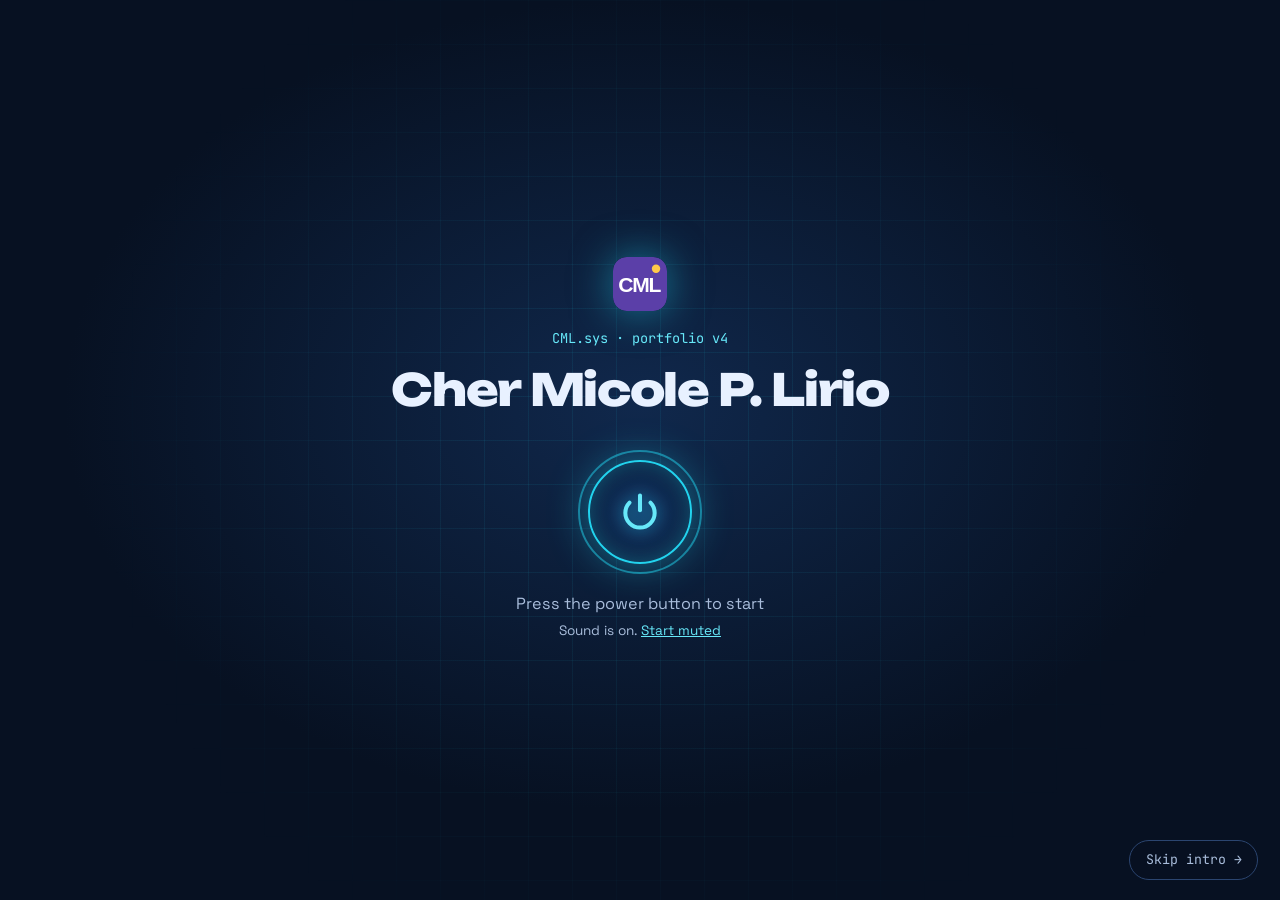
<file: docs/index.html>
<!DOCTYPE html>
<html lang="en" class="js" data-theme="dark">
<head>
  <meta charset="UTF-8">
  <meta name="viewport" content="width=device-width, initial-scale=1.0">
  <title>Cher Micole P. Lirio | BSIT Web Developer Portfolio</title>
  <meta name="description" content="Portfolio of Cher Micole P. Lirio, BS Information Technology student at La Consolacion College Tanauan. Web systems, certificates and a printable resume.">
  <meta name="author" content="Cher Micole P. Lirio">
  <meta name="keywords" content="Cher Micole Lirio, BSIT, web developer, portfolio, PHP, MySQL, La Consolacion College Tanauan">
  <meta name="theme-color" content="#0b1426">
  <link rel="canonical" href="https://lcct-24-13152.github.io/portfolio/">
  <!-- Link preview card (Messenger, LinkedIn, Facebook) -->
  <meta property="og:type" content="website">
  <meta property="og:title" content="Cher Micole P. Lirio | BSIT Web Developer Portfolio">
  <meta property="og:description" content="BS Information Technology student building web systems with PHP and MySQL. Projects, certificates, resume and contact.">
  <meta property="og:url" content="https://lcct-24-13152.github.io/portfolio/">
  <meta property="og:image" content="https://lcct-24-13152.github.io/portfolio/images/og-card.jpg">
  <meta property="og:image:width" content="1200">
  <meta property="og:image:height" content="630">
  <meta name="twitter:card" content="summary_large_image">
  <link rel="icon" href="favicon.svg" type="image/svg+xml">
  <link rel="icon" href="favicon-32.png" sizes="32x32" type="image/png">
  <link rel="apple-touch-icon" href="apple-touch-icon.png">
  <link rel="preconnect" href="https://fonts.googleapis.com">
  <link rel="preconnect" href="https://fonts.gstatic.com" crossorigin>
  <link href="https://fonts.googleapis.com/css2?family=Space+Grotesk:wght@300;400;500;600;700&family=Unbounded:wght@600;800&family=JetBrains+Mono:wght@400;500&display=swap" rel="stylesheet">
  <link rel="stylesheet" href="css/style.css">
  <script>try{var t=localStorage.getItem("cml-theme");if(t)document.documentElement.dataset.theme=t;}catch(e){}</script>
  <script>document.documentElement.classList.add('js');</script>
</head>
<body>
  <!-- ========== HOME (one screen, no scrolling) ========== -->
  <div class="boot" id="boot" role="dialog" aria-label="Loading screen">
    <div class="boot__grid" aria-hidden="true"></div>
    <div class="boot__power" id="bootPower">
      <span class="boot__logo"><img src="favicon.svg" alt="CML logo" width="54" height="54"></span>
      <p class="boot__k">CML.sys · portfolio v4</p>
      <p class="boot__title">Cher Micole P. Lirio</p>
      <button type="button" class="boot__btn" id="bootSound"><span class="boot__ring"></span><svg class="boot__icon" viewBox="0 0 24 24" width="44" height="44" fill="none" stroke="currentColor" stroke-width="2.2" stroke-linecap="round" aria-hidden="true"><path d="M12 3v8"/><path d="M6.3 6.9a8 8 0 1 0 11.4 0"/></svg><span class="sr-only">Power on with sound</span></button>
      <p class="boot__hint">Press the power button to start <br><small>Sound is on. <button type="button" id="bootMuted">Start muted</button></small></p>
    </div>
    <div class="robo" id="robo" aria-hidden="true">
      <div class="robo__stage">
        <i class="rp r-ant"><b></b></i>
        <i class="rp r-head"><span class="r-visor"><b class="r-eye"></b><b class="r-eye"></b></span><span class="r-mouth"></span><span class="r-ear l"></span><span class="r-ear r"></span></i>
        <i class="rp r-neck"></i>
        <i class="rp r-body"><span class="r-chest"><b>CML</b></span><span class="r-bolts"></span></i>
        <i class="rp r-arm l"><span class="r-hand"></span></i>
        <i class="rp r-arm r"><span class="r-hand"></span></i>
        <i class="rp r-leg l"><span class="r-foot"></span></i>
        <i class="rp r-leg r"><span class="r-foot"></span></i>
        <i class="r-weld"></i>
        <i class="r-shadow"></i>
      </div>
      <p class="robo__log" id="roboLog">&gt; booting…</p>
      <div class="robo__bar"><i id="roboBar"></i></div>
      <p class="robo__pct" id="roboPct">0%</p>
    </div>
    <button type="button" class="boot__skip" id="bootSkip">Skip intro →</button>
  </div>
  <main class="home" id="home">
    <div class="bg" aria-hidden="true"><i class="bg__grid"></i><i class="bg__glow"></i><svg class="bg__traces" viewBox="0 0 1200 800" preserveAspectRatio="none"><path d="M0 120 H260 L300 160 H520"/><path d="M1200 640 H930 L890 600 H700"/><path d="M0 700 H180 L220 660 H380"/><path d="M1200 90 H1010 L970 130 H860"/></svg></div>

    <header class="home__top">
      <span class="logo"><img src="favicon.svg" alt="CML logo" width="30" height="30"><b>CML</b><i>portfolio.sys</i></span>
      <div class="home__right"><span class="home__status"><i></i>open to OJT and internships</span>
      <div class="ctrls" role="toolbar" aria-label="Site settings">
        <a class="ctrl" href="https://www.linkedin.com/in/cher-micole-lirio-094a3a19b" target="_blank" rel="noopener" aria-label="LinkedIn profile" title="LinkedIn"><svg viewBox="0 0 24 24" width="17" height="17" fill="currentColor" aria-hidden="true"><path d="M4.98 3.5a2.5 2.5 0 1 1 0 5 2.5 2.5 0 0 1 0-5zM3 9.5h4V21H3zM9.5 9.5h3.8v1.6h.06c.53-1 1.83-2.06 3.77-2.06 4.03 0 4.77 2.65 4.77 6.1V21h-4v-5.1c0-1.22-.02-2.79-1.7-2.79-1.7 0-1.96 1.33-1.96 2.7V21h-4z"/></svg></a>
        <button type="button" class="ctrl" data-music aria-pressed="false" aria-label="Music on or off" title="Music"><svg viewBox="0 0 24 24" width="18" height="18" fill="none" stroke="currentColor" stroke-width="1.9" stroke-linecap="round" stroke-linejoin="round" aria-hidden="true"><path d="M9 18V5l12-2v13"/><circle cx="6" cy="18" r="3"/><circle cx="18" cy="16" r="3"/></svg><i class="eq"><b></b><b></b><b></b></i></button>
        <button type="button" class="ctrl" data-mute aria-pressed="false" aria-label="Mute or unmute sound" title="Sound"><svg viewBox="0 0 24 24" width="18" height="18" fill="none" stroke="currentColor" stroke-width="1.9" stroke-linecap="round" stroke-linejoin="round" aria-hidden="true"><path d="M11 5 6 9H2v6h4l5 4z"/><path class="w" d="M15.5 8.5a5 5 0 0 1 0 7M19 5a10 10 0 0 1 0 14"/><path class="x" d="m16 9 6 6M22 9l-6 6"/></svg></button>
        <button type="button" class="ctrl" data-theme-toggle aria-label="Switch light or dark mode" title="Light / dark mode"><span class="i-sun"><svg viewBox="0 0 24 24" width="18" height="18" fill="none" stroke="currentColor" stroke-width="1.9" stroke-linecap="round" stroke-linejoin="round" aria-hidden="true"><circle cx="12" cy="12" r="4"/><path d="M12 2v2M12 20v2M4.9 4.9l1.4 1.4M17.7 17.7l1.4 1.4M2 12h2M20 12h2M4.9 19.1l1.4-1.4M17.7 6.3l1.4-1.4"/></svg></span><span class="i-moon"><svg viewBox="0 0 24 24" width="18" height="18" fill="none" stroke="currentColor" stroke-width="1.9" stroke-linecap="round" stroke-linejoin="round" aria-hidden="true"><path d="M21 12.8A9 9 0 1 1 11.2 3a7 7 0 0 0 9.8 9.8z"/></svg></span></button>
      </div></div>
    </header>

    <section class="intro">
      <p class="intro__k">BS Information Technology · La Consolacion College Tanauan</p>
      <h1 class="intro__name"><span>CHER MICOLE</span><span>P. LIRIO</span></h1>
      <button type="button" class="portrait" id="heroPhoto" aria-label="View my photo larger">
        <img src="images/profile-photo.jpg" alt="Photo of Cher Micole P. Lirio" width="292" height="277">
        <i class="portrait__scan" aria-hidden="true"></i>
        <i class="pc tl"></i><i class="pc tr"></i><i class="pc bl"></i><i class="pc br"></i>
        <span class="portrait__chip">ID verified</span>
      </button>
      <p class="intro__desc">Motivated IT student who builds web systems with PHP, MySQL and JavaScript, from the database up to the screen people use. I communicate well, stay organized and love solving technical problems.</p>
    </section>

    <section class="stage" id="stage" aria-label="3D device. Drag to rotate. Click a module to open it.">
      <h2 class="sr-only">Interactive 3D device</h2>
        <div class="rig" id="rig">
          <div class="glow" aria-hidden="true"></div>

          <div class="slab slab--led" style="--w:520px;--d:400px;--h:64px;--z:0px;--i:0" aria-hidden="true">
            <i class="f top"></i><i class="f back"></i><i class="f left"></i><i class="f front"></i><i class="f right"></i>
          </div>

          <div class="slab slab--metal" style="--w:500px;--d:380px;--h:44px;--z:64px;--i:1" aria-hidden="true">
            <i class="f top"></i>
            <i class="f back"></i><i class="f left"></i><i class="f front"><span class="vents"></span><span class="leds"><i></i><i></i><i></i><i></i><i></i></span><span class="jack"></span></i>
            <i class="f right"><span class="brand">CML</span><span class="leds leds--r"><i></i><i></i><i></i><i></i><i></i><i></i><i></i></span></i>
          </div>

          <div class="slab slab--screen" style="--w:470px;--d:350px;--h:14px;--z:108px;--i:2">
            <div class="f top">
              <nav class="panel" aria-label="Main sections">
                <div class="panel__grid" aria-hidden="true"></div>
                <div class="loader" id="rigLoader" aria-hidden="true"><span class="loader__label">Loading modules</span><span class="loader__bar"><i></i></span></div>
                <svg class="wires" viewBox="0 0 426 306" aria-hidden="true">
                  <path d="M213 153 H140 V50" /><path d="M213 153 H286 V50" /><path d="M213 153 H286 V228" /><path d="M213 188 V238" /><path d="M213 153 H140 V228" />
                </svg>
                <button type="button" class="node node--core" style="--x:163px;--y:118px;--i:5" data-go="replay" aria-label="Replay the machine animation">
                  <span class="core__logo">CML</span><span class="core__sub">micole.portfolio</span>
                </button>
                <button type="button" class="node" style="--x:20px;--y:22px;--i:0" data-go="#about" data-wire="0" aria-label="Open About">
                  <span class="node__head"><b><em>01</em> About</b><i></i></span>
                  <span class="node__rows"><span></span><span class="s"></span></span>
                  <span class="node__sub">who I am</span>
                  <span class="port port--l"></span><span class="port port--r"></span>
                </button>
                <button type="button" class="node" style="--x:286px;--y:22px;--i:1" data-go="#work" data-wire="1" aria-label="Open Projects">
                  <span class="node__head"><b><em>02</em> Projects</b><i></i></span>
                  <span class="node__rows"><span></span><span class="s"></span></span>
                  <span class="node__sub">4 systems</span>
                  <span class="port port--l"></span><span class="port port--r"></span>
                </button>
                <button type="button" class="node" style="--x:286px;--y:200px;--i:2" data-go="#certificates" data-wire="2" aria-label="Open Certificates">
                  <span class="node__head"><b><em>03</em> Certificates</b><i></i></span>
                  <span class="node__rows"><span></span><span class="s"></span></span>
                  <span class="node__sub">10 earned</span>
                  <span class="port port--l"></span><span class="port port--r"></span>
                </button>
                <button type="button" class="node" style="--x:153px;--y:238px;--i:3" data-go="resume" data-wire="3" aria-label="Open Resume">
                  <span class="node__head"><b><em>04</em> Resume</b><i></i></span>
                  <span class="node__rows"><span></span><span class="s"></span></span>
                  <span class="node__sub">A4 · print</span>
                  <span class="port port--l"></span><span class="port port--r"></span>
                </button>
                <button type="button" class="node" style="--x:20px;--y:200px;--i:4" data-go="#contact" data-wire="4" aria-label="Open Contact">
                  <span class="node__head"><b><em>05</em> Contact</b><i></i></span>
                  <span class="node__rows"><span></span><span class="s"></span></span>
                  <span class="node__sub">say hello</span>
                  <span class="port port--l"></span><span class="port port--r"></span>
                </button>
              </nav>
              <span class="dots3" aria-hidden="true"><i></i><i></i><i></i></span>
            </div>
            <i class="f back"></i><i class="f left"></i><i class="f front"></i><i class="f right"></i>
          </div>

          <div class="tag" aria-hidden="true"><span>micole.sys</span><b>⋮</b></div>

          <div class="slab slab--pad" style="--w:250px;--d:190px;--h:16px;--z:150px;--i:3">
            <div class="f top">
              <div class="pad__read" id="padRead"><span>search skills…</span></div>
              <div class="pad__keys"><button type="button" class="key" data-info="Structure for every page I build" aria-label="HTML: Structure for every page I build"><b>&lt;/&gt;</b><small>HTML</small></button><button type="button" class="key" data-info="Layouts, animations and responsive design" aria-label="CSS: Layouts, animations and responsive design"><b>{ }</b><small>CSS</small></button><button type="button" class="key" data-info="Interactions, modals and this machine" aria-label="JS: Interactions, modals and this machine"><b>JS</b><small>JS</small></button><button type="button" class="key" data-info="The backend of Sportzle, Laundry, SALRC and Helpdesk" aria-label="PHP: The backend of Sportzle, Laundry, SALRC and Helpdesk"><b>php</b><small>PHP</small></button><button type="button" class="key" data-info="MySQL databases behind all four systems" aria-label="SQL: MySQL databases behind all four systems"><b>DB</b><small>SQL</small></button><button type="button" class="key" data-info="Version control, hosted on GitHub" aria-label="Git: Version control, hosted on GitHub"><b>git</b><small>Git</small></button><button type="button" class="key" data-info="UI/UX mockups before coding" aria-label="Figma: UI/UX mockups before coding"><b>✎</b><small>Figma</small></button><button type="button" class="key" data-info="Visual Studio Code, my editor" aria-label="VS: Visual Studio Code, my editor"><b>VS</b><small>VS</small></button><button type="button" class="key" data-info="Laragon local server for PHP projects" aria-label="Lrg: Laragon local server for PHP projects"><b>L</b><small>Lrg</small></button><button type="button" class="key" data-info="phpMyAdmin for managing databases" aria-label="PMA: phpMyAdmin for managing databases"><b>pma</b><small>PMA</small></button><button type="button" class="key" data-info="Clean, easy-to-use screens" aria-label="UX: Clean, easy-to-use screens"><b>UX</b><small>UX</small></button><button type="button" class="key" data-info="System development and testing" aria-label="Test: System development and testing"><b>✓</b><small>Test</small></button></div>
            </div>
            <i class="f back"></i><i class="f left"></i><i class="f front"></i><i class="f right"></i>
          </div>
        </div>
      <div class="dock" id="dock" role="group" aria-label="Minimized windows"></div>
      <p class="stage__hint"><b>Drag</b> to rotate 360° · <b>Click a module</b> to open it</p>
      <div class="pad-read" id="padReadOut" aria-live="polite"></div>
    </section>
    <footer class="home__foot">© 2026 Cher Micole P. Lirio · BSIT, La Consolacion College Tanauan</footer>
  </main>

  <!-- ========== PORTAL (transition when a module opens) ========== -->
  <div class="portal" id="portal" aria-hidden="true"><div class="portal__inner"><p class="portal__cmd" id="portalCmd"></p><div class="portal__bar"><i></i></div></div></div>

  <!-- ========== VIEWS ========== -->
  <section class="view" id="view-projects" data-title="Projects" hidden>
    <header class="view__bar"><button type="button" class="back" data-back>← Back to device</button><span class="view__path">~/projects</span><nav class="vtabs" aria-label="Sections"><button type="button" class="vtab" data-next="about"><em>01</em>About</button><button type="button" class="vtab is-on" data-next="projects" aria-current="page"><em>02</em>Projects</button><button type="button" class="vtab" data-next="certificates"><em>03</em>Certificates</button><button type="button" class="vtab" data-next="resume"><em>04</em>Resume</button><button type="button" class="vtab" data-next="contact"><em>05</em>Contact</button></nav><div class="win"><button type="button" class="win__b win__min" data-min aria-label="Minimize window" title="Minimize"><svg viewBox="0 0 24 24" width="14" height="14" fill="none" stroke="currentColor" stroke-width="2.2" stroke-linecap="round" stroke-linejoin="round" aria-hidden="true"><path d="M5 12h14"/></svg></button><button type="button" class="win__b win__max" data-max aria-label="Maximize window" title="Maximize"><span class="i-max"><svg viewBox="0 0 24 24" width="14" height="14" fill="none" stroke="currentColor" stroke-width="2.2" stroke-linecap="round" stroke-linejoin="round" aria-hidden="true"><rect x="5" y="5" width="14" height="14" rx="2"/></svg></span><span class="i-res"><svg viewBox="0 0 24 24" width="14" height="14" fill="none" stroke="currentColor" stroke-width="2.2" stroke-linecap="round" stroke-linejoin="round" aria-hidden="true"><rect x="4" y="8" width="12" height="12" rx="2"/><path d="M8 8V5a1 1 0 0 1 1-1h10a1 1 0 0 1 1 1v10a1 1 0 0 1-1 1h-3"/></svg></span></button><button type="button" class="win__b win__x" data-back aria-label="Close window" title="Close"><svg viewBox="0 0 24 24" width="14" height="14" fill="none" stroke="currentColor" stroke-width="2.2" stroke-linecap="round" stroke-linejoin="round" aria-hidden="true"><path d="M6 6l12 12M18 6 6 18"/></svg></button></div></header>
    <div class="view__body">
      <div class="vhead">
        <div><p class="kicker">Projects</p><h2>Four systems,<br>built end to end.</h2><p class="vhead__sub">Each one has a database, an admin side and a real user flow. Open a card to see the details and screenshots.</p></div>
        <ul class="status" aria-label="Project status">
          <li><i class="up"></i><span>intel-sportzle</span><em>live</em></li>
          <li><i></i><span>cml-laundry</span><em>on GitHub</em></li>
          <li><i class="up"></i><span>salrc</span><em>live</em></li>
          <li><i class="up"></i><span>academic-helpdesk</span><em>live</em></li>
        </ul>
      </div>
      <div class="pgrid spot">
        <article class="pcard" style="--c1:#0c1a2e;--c2:rgba(32,160,180,.55);--i:0">
          <div class="pcard__vis"><img src="images/sportzle-logo.png" alt="Intel Sportzle logo" width="180" height="180"><span class="pcard__num">01</span></div>
          <div class="pcard__body">
            <span class="pcard__kind">Educational game</span>
            <h3>Intel Sportzle</h3>
            <p>Sports word game for solo and multiplayer play, with scoring and leaderboards.</p>
            <ul class="stack"><li>PHP</li><li>MySQL</li><li>JavaScript</li></ul>
            <div class="pcard__foot"><button type="button" class="pcard__open" data-project-open="sportzle">View details <span aria-hidden="true">→</span></button><a href="https://intelsportzle.infinityfreeapp.com/?i=1" target="_blank" rel="noopener">Live site ↗</a></div>
          </div>
        </article>
        <article class="pcard" style="--c1:#1b1433;--c2:rgba(165,139,245,.55);--i:1">
          <div class="pcard__vis"><img class="shot" src="images/laundry/dashboard.jpg" alt="CML Laundry System dashboard" loading="lazy"><span class="pcard__num">02</span></div>
          <div class="pcard__body">
            <span class="pcard__kind">Management system</span>
            <h3>CML Laundry System</h3>
            <p>A laundry shop from drop-off to payment, with inventory alerts and QR tracking.</p>
            <ul class="stack"><li>PHP</li><li>MySQL</li><li>PHPMailer</li><li>Dompdf</li></ul>
            <div class="pcard__foot"><button type="button" class="pcard__open" data-project-open="laundry">View details <span aria-hidden="true">→</span></button><a href="https://github.com/lcct-24-13152/laundry-system" target="_blank" rel="noopener">Source code ↗</a></div>
          </div>
        </article>
        <article class="pcard" style="--c1:#0f1a30;--c2:rgba(245,184,61,.45);--i:2">
          <div class="pcard__vis"><img src="images/salrc-logo.svg" alt="SALRC logo" width="170" height="170"><span class="pcard__num">03</span></div>
          <div class="pcard__body">
            <span class="pcard__kind">Library system</span>
            <h3>SALRC</h3>
            <p>St. Augustine Learning Resource Center online: books, files and learning materials.</p>
            <ul class="stack"><li>PHP</li><li>MySQL</li><li>JavaScript</li></ul>
            <div class="pcard__foot"><button type="button" class="pcard__open" data-project-open="salrc">View details <span aria-hidden="true">→</span></button><a href="https://salrc-lcctanauan.infinityfree.io/" target="_blank" rel="noopener">Live site ↗</a></div>
          </div>
        </article>
        <article class="pcard" style="--c1:#161028;--c2:rgba(61,220,151,.4);--i:3">
          <div class="pcard__vis"><img src="images/helpdesk-logo.svg" alt="Academic Helpdesk logo" width="170" height="170"><span class="pcard__num">04</span></div>
          <div class="pcard__body">
            <span class="pcard__kind">Ticketing system</span>
            <h3>Academic Helpdesk</h3>
            <p>Students send concerns as tickets, and the school tracks each one until it is resolved.</p>
            <ul class="stack"><li>PHP</li><li>MySQL</li><li>JavaScript</li></ul>
            <div class="pcard__foot"><button type="button" class="pcard__open" data-project-open="helpdesk">View details <span aria-hidden="true">→</span></button><a href="https://lcct-academic-helpdesk.infinityfree.io/?i=1" target="_blank" rel="noopener">Live site ↗</a></div>
          </div>
        </article>
      </div>
    <nav class="vnext" aria-label="Next section"><span class="vnext__step">02 / 05 · Projects</span><button type="button" class="vnext__go" data-next="certificates">Next: Certificates <span aria-hidden="true">→</span></button></nav>
    </div>
    <footer class="vfoot"><p>© 2026 Cher Micole P. Lirio · Built with HTML, CSS and JavaScript · <a href="https://www.linkedin.com/in/cher-micole-lirio-094a3a19b" target="_blank" rel="noopener">LinkedIn</a> · <a href="https://github.com/lcct-24-13152" target="_blank" rel="noopener">GitHub</a></p></footer>
  </section>

  <section class="view" id="view-certificates" data-title="Certificates" hidden>
    <header class="view__bar"><button type="button" class="back" data-back>← Back to device</button><span class="view__path">~/certificates</span><nav class="vtabs" aria-label="Sections"><button type="button" class="vtab" data-next="about"><em>01</em>About</button><button type="button" class="vtab" data-next="projects"><em>02</em>Projects</button><button type="button" class="vtab is-on" data-next="certificates" aria-current="page"><em>03</em>Certificates</button><button type="button" class="vtab" data-next="resume"><em>04</em>Resume</button><button type="button" class="vtab" data-next="contact"><em>05</em>Contact</button></nav><div class="win"><button type="button" class="win__b win__min" data-min aria-label="Minimize window" title="Minimize"><svg viewBox="0 0 24 24" width="14" height="14" fill="none" stroke="currentColor" stroke-width="2.2" stroke-linecap="round" stroke-linejoin="round" aria-hidden="true"><path d="M5 12h14"/></svg></button><button type="button" class="win__b win__max" data-max aria-label="Maximize window" title="Maximize"><span class="i-max"><svg viewBox="0 0 24 24" width="14" height="14" fill="none" stroke="currentColor" stroke-width="2.2" stroke-linecap="round" stroke-linejoin="round" aria-hidden="true"><rect x="5" y="5" width="14" height="14" rx="2"/></svg></span><span class="i-res"><svg viewBox="0 0 24 24" width="14" height="14" fill="none" stroke="currentColor" stroke-width="2.2" stroke-linecap="round" stroke-linejoin="round" aria-hidden="true"><rect x="4" y="8" width="12" height="12" rx="2"/><path d="M8 8V5a1 1 0 0 1 1-1h10a1 1 0 0 1 1 1v10a1 1 0 0 1-1 1h-3"/></svg></span></button><button type="button" class="win__b win__x" data-back aria-label="Close window" title="Close"><svg viewBox="0 0 24 24" width="14" height="14" fill="none" stroke="currentColor" stroke-width="2.2" stroke-linecap="round" stroke-linejoin="round" aria-hidden="true"><path d="M6 6l12 12M18 6 6 18"/></svg></button></div></header>
    <div class="view__body">
      <div class="vhead">
        <div><p class="kicker">Certificates</p><h2><span id="certTotal">10</span> proofs<br>of learning.</h2><p class="vhead__sub">Courses from Cisco Networking Academy, plus school and IT Week events. Tap any certificate to view it full size.</p></div>
        <button type="button" class="fan" id="certFan" aria-label="Open the latest certificate"></button>
      </div>
      <div class="tabs" role="tablist" aria-label="Filter certificates">
        <button class="tab is-active" role="tab" aria-selected="true" data-filter="all">All <b data-n="all"></b></button>
        <button class="tab" role="tab" aria-selected="false" data-filter="Cisco Networking Academy">Cisco <b data-n="Cisco Networking Academy"></b></button>
        <button class="tab" role="tab" aria-selected="false" data-filter="School and events">School and events <b data-n="School and events"></b></button>
      </div>
      <div class="cgrid spot" id="certStrip"></div>
    <nav class="vnext" aria-label="Next section"><span class="vnext__step">03 / 05 · Certificates</span><button type="button" class="vnext__go" data-next="resume">Next: Resume <span aria-hidden="true">→</span></button></nav>
    </div>
    <footer class="vfoot"><p>© 2026 Cher Micole P. Lirio · Built with HTML, CSS and JavaScript · <a href="https://www.linkedin.com/in/cher-micole-lirio-094a3a19b" target="_blank" rel="noopener">LinkedIn</a> · <a href="https://github.com/lcct-24-13152" target="_blank" rel="noopener">GitHub</a></p></footer>
  </section>

  <section class="view" id="view-about" data-title="About" hidden>
    <header class="view__bar"><button type="button" class="back" data-back>← Back to device</button><span class="view__path">~/about.md</span><nav class="vtabs" aria-label="Sections"><button type="button" class="vtab is-on" data-next="about" aria-current="page"><em>01</em>About</button><button type="button" class="vtab" data-next="projects"><em>02</em>Projects</button><button type="button" class="vtab" data-next="certificates"><em>03</em>Certificates</button><button type="button" class="vtab" data-next="resume"><em>04</em>Resume</button><button type="button" class="vtab" data-next="contact"><em>05</em>Contact</button></nav><div class="win"><button type="button" class="win__b win__min" data-min aria-label="Minimize window" title="Minimize"><svg viewBox="0 0 24 24" width="14" height="14" fill="none" stroke="currentColor" stroke-width="2.2" stroke-linecap="round" stroke-linejoin="round" aria-hidden="true"><path d="M5 12h14"/></svg></button><button type="button" class="win__b win__max" data-max aria-label="Maximize window" title="Maximize"><span class="i-max"><svg viewBox="0 0 24 24" width="14" height="14" fill="none" stroke="currentColor" stroke-width="2.2" stroke-linecap="round" stroke-linejoin="round" aria-hidden="true"><rect x="5" y="5" width="14" height="14" rx="2"/></svg></span><span class="i-res"><svg viewBox="0 0 24 24" width="14" height="14" fill="none" stroke="currentColor" stroke-width="2.2" stroke-linecap="round" stroke-linejoin="round" aria-hidden="true"><rect x="4" y="8" width="12" height="12" rx="2"/><path d="M8 8V5a1 1 0 0 1 1-1h10a1 1 0 0 1 1 1v10a1 1 0 0 1-1 1h-3"/></svg></span></button><button type="button" class="win__b win__x" data-back aria-label="Close window" title="Close"><svg viewBox="0 0 24 24" width="14" height="14" fill="none" stroke="currentColor" stroke-width="2.2" stroke-linecap="round" stroke-linejoin="round" aria-hidden="true"><path d="M6 6l12 12M18 6 6 18"/></svg></button></div></header>
    <div class="view__body about4">
      <div class="vhead vhead--about">
        <div>
          <p class="kicker">About</p>
          <h2>Hi, I'm <span class="grad">Micole.</span></h2>
          <p class="a4-lead">A motivated and responsible IT student with knowledge in web development, databases and system development.</p>
          <p class="vhead__sub">I communicate well, keep my tasks organized and enjoy solving technical problems. I work well alone or with a team, and I'm always willing to learn. I'm looking for a chance to gain experience, improve my skills and contribute to an organization.</p>
        </div>
        <div class="badge-zone" id="badgeZone">
          <div class="swing" id="swing">
            <div class="strap"><span>CML · DEV · CML · DEV · CML</span></div>
            <div class="clip"></div>
            <button type="button" class="badge" id="badge" aria-label="My developer ID card. Click to flip.">
              <span class="badge__in">
                <span class="badge__face badge__front">
                  <span class="badge__hole"></span>
                  <span class="badge__top"><b>CML</b><em>DEV ID · 2026</em></span>
                  <span class="badge__photo"><img src="images/profile-photo.jpg" alt="ID photo of Cher Micole P. Lirio" width="292" height="277"></span>
                  <span class="badge__name">Cher Micole<br>P. Lirio</span>
                  <span class="badge__role">BS Information Technology</span>
                  <span class="badge__chips"><i>Web dev</i><i>Databases</i><i>UI/UX</i></span>
                  <span class="badge__code"><i>// every bug taught me something</i><span><b>while</b> (dreaming) {</span><span>&nbsp;&nbsp;learn(); build(); grow();</span><span>}</span></span>
                </span>
                <span class="badge__face badge__back">
                  <span class="badge__hole"></span>
                  <span class="badge__k">If found, please hire</span>
                  <span class="badge__row"><small>Focus</small>Web systems with PHP and MySQL</span>
                  <span class="badge__row"><small>Open to</small>OJT and internships</span>
                  <span class="badge__row"><small>School</small>La Consolacion College Tanauan</span>
                  <span class="badge__row"><small>Email</small>liriocher25@gmail.com</span>
                  <span class="badge__stamp">ACCESS<br>GRANTED</span>
                </span>
              </span>
            </button>
          </div>
          <p class="badge-hint">drag the card to swing it · click to flip</p>
        </div>
      </div>
      <dl class="info">
        <div><dt>Course</dt><dd>BS Information Technology</dd></div>
        <div><dt>School</dt><dd>La Consolacion College Tanauan</dd></div>
        <div><dt>Since</dt><dd>2017 to present</dd></div>
        <div><dt>Based in</dt><dd>Balele, Tanauan City, Batangas</dd></div>
      </dl>
      <h3 class="sec-k" id="skills">Skills and tools</h3>
      <div class="skillset" id="skillset">
        <div class="trio" id="skillGroups"></div>
        <div class="inspect" id="inspect" aria-live="polite">
          <div class="inspect__glyph" id="insGlyph">php</div>
          <div class="inspect__main"><span class="inspect__group" id="insGroup">Skills · 04</span><h3 id="insName">PHP</h3><p id="insDesc"></p></div>
          <div class="inspect__used"><span class="inspect__k" id="insK">Used in</span><div class="inspect__list" id="insList"></div></div>
          <div class="inspect__timer"><i id="insTimer"></i></div>
        </div>
        <p class="skill-hint">Tap any skill to see where I used it</p>
      </div>
      <h3 class="sec-k">References</h3>
      <div class="refs">
        <div class="refc"><span class="refc__av">SL</span><div><b>Dr. Salem Laylo</b><span>IT Program Chair, La Consolacion College Tanauan</span><a href="tel:+639178898876">0917 889 8876</a></div></div>
        <div class="refc"><span class="refc__av">RL</span><div><b>Ms. Regine Lopez</b><span>SHS Teacher, La Consolacion College Tanauan</span><a href="tel:+639677966337">0967 796 6337</a></div></div>
      </div>
    <nav class="vnext" aria-label="Next section"><span class="vnext__step">01 / 05 · About</span><button type="button" class="vnext__go" data-next="projects">Next: Projects <span aria-hidden="true">→</span></button></nav>
    </div>
    <footer class="vfoot"><p>© 2026 Cher Micole P. Lirio · Built with HTML, CSS and JavaScript · <a href="https://www.linkedin.com/in/cher-micole-lirio-094a3a19b" target="_blank" rel="noopener">LinkedIn</a> · <a href="https://github.com/lcct-24-13152" target="_blank" rel="noopener">GitHub</a></p></footer>
  </section>

  <section class="view" id="view-resume" data-title="Resume" hidden>
    <header class="view__bar"><button type="button" class="back" data-back>← Back to device</button><span class="view__path">~/resume.pdf</span><nav class="vtabs" aria-label="Sections"><button type="button" class="vtab" data-next="about"><em>01</em>About</button><button type="button" class="vtab" data-next="projects"><em>02</em>Projects</button><button type="button" class="vtab" data-next="certificates"><em>03</em>Certificates</button><button type="button" class="vtab is-on" data-next="resume" aria-current="page"><em>04</em>Resume</button><button type="button" class="vtab" data-next="contact"><em>05</em>Contact</button></nav><div class="win"><button type="button" class="win__b win__min" data-min aria-label="Minimize window" title="Minimize"><svg viewBox="0 0 24 24" width="14" height="14" fill="none" stroke="currentColor" stroke-width="2.2" stroke-linecap="round" stroke-linejoin="round" aria-hidden="true"><path d="M5 12h14"/></svg></button><button type="button" class="win__b win__max" data-max aria-label="Maximize window" title="Maximize"><span class="i-max"><svg viewBox="0 0 24 24" width="14" height="14" fill="none" stroke="currentColor" stroke-width="2.2" stroke-linecap="round" stroke-linejoin="round" aria-hidden="true"><rect x="5" y="5" width="14" height="14" rx="2"/></svg></span><span class="i-res"><svg viewBox="0 0 24 24" width="14" height="14" fill="none" stroke="currentColor" stroke-width="2.2" stroke-linecap="round" stroke-linejoin="round" aria-hidden="true"><rect x="4" y="8" width="12" height="12" rx="2"/><path d="M8 8V5a1 1 0 0 1 1-1h10a1 1 0 0 1 1 1v10a1 1 0 0 1-1 1h-3"/></svg></span></button><button type="button" class="win__b win__x" data-back aria-label="Close window" title="Close"><svg viewBox="0 0 24 24" width="14" height="14" fill="none" stroke="currentColor" stroke-width="2.2" stroke-linecap="round" stroke-linejoin="round" aria-hidden="true"><path d="M6 6l12 12M18 6 6 18"/></svg></button></div></header>
    <div class="view__body resume3">
      <div class="r3-side">
        <p class="kicker">Resume</p>
        <h2>My resume,<br>on one page.</h2>
        <p class="vhead__sub">The same A4 resume I send for OJT and internships. Check it here, then print it or save it as a PDF.</p>
        <div class="r3-actions">
          <button type="button" class="btn btn--solid" data-open-resume>Print or save as PDF</button>
          <a class="btn btn--line" href="mailto:liriocher25@gmail.com?subject=OJT%20opportunity">Email me</a>
        </div>
        <ul class="r3-meta"><li><span>Format</span><b>A4, 1 page</b></li><li><span>Sections</span><b>Profile, skills, projects, education, certificates</b></li><li><span>References</span><b>2 contacts</b></li></ul>
      </div>
      <div class="r3-paper"><div class="r3-printer"><i></i></div><div class="r3-sheet" id="resumePaper"></div></div>
    <nav class="vnext" aria-label="Next section"><span class="vnext__step">04 / 05 · Resume</span><button type="button" class="vnext__go" data-next="contact">Next: Contact <span aria-hidden="true">→</span></button></nav>
    </div>
    <footer class="vfoot"><p>© 2026 Cher Micole P. Lirio · Built with HTML, CSS and JavaScript · <a href="https://www.linkedin.com/in/cher-micole-lirio-094a3a19b" target="_blank" rel="noopener">LinkedIn</a> · <a href="https://github.com/lcct-24-13152" target="_blank" rel="noopener">GitHub</a></p></footer>
  </section>

  <section class="view" id="view-contact" data-title="Contact" hidden>
    <header class="view__bar"><button type="button" class="back" data-back>← Back to device</button><span class="view__path">~/contact</span><nav class="vtabs" aria-label="Sections"><button type="button" class="vtab" data-next="about"><em>01</em>About</button><button type="button" class="vtab" data-next="projects"><em>02</em>Projects</button><button type="button" class="vtab" data-next="certificates"><em>03</em>Certificates</button><button type="button" class="vtab" data-next="resume"><em>04</em>Resume</button><button type="button" class="vtab is-on" data-next="contact" aria-current="page"><em>05</em>Contact</button></nav><div class="win"><button type="button" class="win__b win__min" data-min aria-label="Minimize window" title="Minimize"><svg viewBox="0 0 24 24" width="14" height="14" fill="none" stroke="currentColor" stroke-width="2.2" stroke-linecap="round" stroke-linejoin="round" aria-hidden="true"><path d="M5 12h14"/></svg></button><button type="button" class="win__b win__max" data-max aria-label="Maximize window" title="Maximize"><span class="i-max"><svg viewBox="0 0 24 24" width="14" height="14" fill="none" stroke="currentColor" stroke-width="2.2" stroke-linecap="round" stroke-linejoin="round" aria-hidden="true"><rect x="5" y="5" width="14" height="14" rx="2"/></svg></span><span class="i-res"><svg viewBox="0 0 24 24" width="14" height="14" fill="none" stroke="currentColor" stroke-width="2.2" stroke-linecap="round" stroke-linejoin="round" aria-hidden="true"><rect x="4" y="8" width="12" height="12" rx="2"/><path d="M8 8V5a1 1 0 0 1 1-1h10a1 1 0 0 1 1 1v10a1 1 0 0 1-1 1h-3"/></svg></span></button><button type="button" class="win__b win__x" data-back aria-label="Close window" title="Close"><svg viewBox="0 0 24 24" width="14" height="14" fill="none" stroke="currentColor" stroke-width="2.2" stroke-linecap="round" stroke-linejoin="round" aria-hidden="true"><path d="M6 6l12 12M18 6 6 18"/></svg></button></div></header>
    <div class="view__body contact3">
      <div class="c3-left">
        <p class="kicker">Contact</p>
        <h2>Let's build<br><span class="grad">something.</span></h2>
        <p class="vhead__sub">Open to OJT and internship opportunities. Send a message here and it lands straight in my inbox.</p>
        <div class="c3-live"><span class="dot"></span><span>Available</span><span class="sep">·</span><span>Tanauan, PH</span><span class="sep">·</span><b id="phTime">--:--</b></div>
        <div class="ccards">
          <div class="ccard"><span class="ccard__ic"><svg viewBox="0 0 24 24" width="22" height="22" fill="none" stroke="currentColor" stroke-width="1.8" stroke-linecap="round" stroke-linejoin="round" aria-hidden="true"><rect x="3" y="5" width="18" height="14" rx="2"/><path d="m3 7 9 6 9-6"/></svg></span><div><span class="ccard__k">Email</span><a href="mailto:liriocher25@gmail.com">liriocher25@gmail.com</a></div><button type="button" class="ccard__act" id="copyEmail">Copy email</button></div>
          <div class="ccard"><span class="ccard__ic"><svg viewBox="0 0 24 24" width="20" height="20" fill="currentColor" aria-hidden="true"><path d="M4.98 3.5a2.5 2.5 0 1 1 0 5 2.5 2.5 0 0 1 0-5zM3 9.5h4V21H3zM9.5 9.5h3.8v1.6h.06c.53-1 1.83-2.06 3.77-2.06 4.03 0 4.77 2.65 4.77 6.1V21h-4v-5.1c0-1.22-.02-2.79-1.7-2.79-1.7 0-1.96 1.33-1.96 2.7V21h-4z"/></svg></span><div><span class="ccard__k">LinkedIn</span><a href="https://www.linkedin.com/in/cher-micole-lirio-094a3a19b" target="_blank" rel="noopener">Cher Micole Lirio</a></div><a class="ccard__act" href="https://www.linkedin.com/in/cher-micole-lirio-094a3a19b" target="_blank" rel="noopener">View ↗</a></div>
          <div class="ccard"><span class="ccard__ic"><svg viewBox="0 0 24 24" width="22" height="22" fill="none" stroke="currentColor" stroke-width="1.8" stroke-linecap="round" stroke-linejoin="round" aria-hidden="true"><path d="M5 4h4l2 5-2.5 1.5a11 11 0 0 0 5 5L15 13l5 2v4a2 2 0 0 1-2 2A16 16 0 0 1 3 6a2 2 0 0 1 2-2"/></svg></span><div><span class="ccard__k">Phone</span><a href="tel:+639764332931">0976 433 2931</a></div><a class="ccard__act" href="tel:+639764332931">Call</a></div>
          <div class="ccard"><span class="ccard__ic"><svg viewBox="0 0 24 24" width="22" height="22" fill="none" stroke="currentColor" stroke-width="1.8" stroke-linecap="round" stroke-linejoin="round" aria-hidden="true"><path d="M12 21s-7-6.2-7-11a7 7 0 0 1 14 0c0 4.8-7 11-7 11z"/><circle cx="12" cy="10" r="2.5"/></svg></span><div><span class="ccard__k">Address</span><span>Balele, Tanauan City, Batangas</span></div><a class="ccard__act" href="https://www.google.com/maps/search/?api=1&query=Balele%2C%20Tanauan%20City%2C%20Batangas" target="_blank" rel="noopener">Map ↗</a></div>
          <div class="ccard"><span class="ccard__ic"><svg viewBox="0 0 24 24" width="22" height="22" fill="none" stroke="currentColor" stroke-width="1.8" stroke-linecap="round" stroke-linejoin="round" aria-hidden="true"><path d="m8 8-4 4 4 4M16 8l4 4-4 4M14 5l-4 14"/></svg></span><div><span class="ccard__k">GitHub</span><a href="https://github.com/lcct-24-13152" target="_blank" rel="noopener">lcct-24-13152</a></div><a class="ccard__act" href="https://github.com/lcct-24-13152" target="_blank" rel="noopener">Open ↗</a></div>
        </div>
      </div>
      <form class="mail" id="mailForm" novalidate>
        <div class="mail__bar"><i></i><i></i><i></i><span>new_message.txt</span></div>
        <div class="mail__body">
          <p class="mail__k">What's it about?</p>
          <div class="topics" role="radiogroup" aria-label="Topic">
            <label><input type="radio" name="topic" value="OJT opportunity" checked><span>OJT</span></label>
            <label><input type="radio" name="topic" value="Internship"><span>Internship</span></label>
            <label><input type="radio" name="topic" value="Project"><span>Project</span></label>
            <label><input type="radio" name="topic" value="Hello"><span>Just saying hi</span></label>
          </div>
          <div class="field2">
            <label class="field"><span>Your name</span><input name="name" autocomplete="name" placeholder="Juan Dela Cruz" required></label>
            <label class="field"><span>Your email</span><input name="email" type="email" autocomplete="email" placeholder="you@email.com" required></label>
          </div>
          <input type="text" name="_honey" class="hp" tabindex="-1" autocomplete="off" aria-hidden="true">
          <label class="field"><span>Message</span><textarea name="msg" rows="5" placeholder="Hi Micole, …" required></textarea></label>
          <div class="mail__foot"><span class="mail__hint" id="mailHint">Goes straight to my inbox.</span><button type="submit" class="btn btn--solid send"><span>Send message</span><i aria-hidden="true">➤</i></button></div>
        </div>
      </form>
    <nav class="vnext" aria-label="Next section"><span class="vnext__step">05 / 05 · Contact</span><button type="button" class="vnext__go" data-next="about">Next: About <span aria-hidden="true">→</span></button></nav>
    </div>
    <footer class="vfoot"><p>© 2026 Cher Micole P. Lirio · Built with HTML, CSS and JavaScript · <a href="https://www.linkedin.com/in/cher-micole-lirio-094a3a19b" target="_blank" rel="noopener">LinkedIn</a> · <a href="https://github.com/lcct-24-13152" target="_blank" rel="noopener">GitHub</a></p></footer>
  </section>

  <!-- ========== PROJECT DETAILS (shown in the modal) ========== -->
  <template id="tpl-sportzle">
    <div class="pd__hero pd--sportzle"><img src="images/sportzle-logo.png" alt="Intel Sportzle logo" width="180" height="180"></div>
    <div class="pd__body">
      <p class="label">Educational game system</p>
      <h2>Intel Sportzle</h2>
      <p class="pd__summary">A sports-themed word game you can play solo or against friends.</p>
      <ul class="pd__list"><li>Player registration, scoring, difficulty levels and leaderboards</li><li>Solo and multiplayer modes with a responsive game screen</li><li>I handled the system design, database integration and user experience</li></ul>
      <p class="pd__stack">PHP, MySQL, JavaScript, HTML, CSS</p>
      <div class="pd__actions"><a class="btn btn--solid" href="https://intelsportzle.infinityfreeapp.com/?i=1" target="_blank" rel="noopener">Play Intel Sportzle</a></div>
    </div>
  </template>

  <template id="tpl-laundry">
    <div class="pd__hero pd--laundry"><img class="pd__shot" src="images/laundry/dashboard.jpg" alt="CML Laundry dashboard"><a class="qr-chip" href="#screens" data-jump-screens><img src="images/laundry-qr.svg" alt="" width="52" height="52"><span>Scan or tap to<br>see all screens</span></a></div>
    <div class="pd__body">
      <p class="label">Management system</p>
      <h2>CML Laundry Management System</h2>
      <p class="pd__summary">Runs the day-to-day of a laundry shop, from drop-off to payment.</p>
      <ul class="pd__list"><li>Transactions, pricing, inventory and GCash or cash payments in one place</li><li>Email alerts for low stock, SMS status updates and printable PDF reports</li><li>Each receipt has a QR code customers scan to check their laundry status</li></ul>
      <p class="pd__stack">PHP, MySQL, JavaScript, PHPMailer, Dompdf</p>
      <div class="pd__actions"><a class="btn btn--solid" href="https://github.com/lcct-24-13152/laundry-system" target="_blank" rel="noopener">View code on GitHub</a></div>
      <section class="pd__shots" id="screens"><h3>Inside the system</h3><p class="muted">Select a screen to see it full size.</p><div class="shots" data-shots></div></section>
    </div>
  </template>

  <template id="tpl-salrc">
    <div class="pd__hero pd--salrc"><img src="images/salrc-logo.svg" alt="SALRC logo" width="170" height="170"></div>
    <div class="pd__body">
      <p class="label">Library resource system</p>
      <h2>SALRC: St. Augustine Learning Resource Center</h2>
      <p class="pd__summary">An online home for the St. Augustine Learning Resource Center, where students and staff can find the library's books, files and learning materials in one place.</p>
      <ul class="pd__list"><li>Library books and files organized so resources are easy to find</li><li>Accessible online anytime, without visiting the library in person</li><li>Clean, responsive pages that work on desktop and mobile</li></ul>
      <p class="pd__stack">PHP, MySQL, JavaScript, HTML, CSS</p>
      <div class="pd__actions"><a class="btn btn--solid" href="https://salrc-lcctanauan.infinityfree.io/" target="_blank" rel="noopener">Open SALRC</a></div>
    </div>
  </template>

  <template id="tpl-helpdesk">
    <div class="pd__hero pd--helpdesk"><img src="images/helpdesk-logo.svg" alt="LCCT Academic Helpdesk logo" width="170" height="170"></div>
    <div class="pd__body">
      <p class="label">Ticketing system</p>
      <h2>LCCT Academic Helpdesk</h2>
      <p class="pd__summary">A helpdesk where students send their academic concerns as tickets, and the school tracks and answers each one until it is resolved.</p>
      <ul class="pd__list"><li>Students submit concerns as tickets instead of lining up at the office</li><li>Each ticket shows its status, from open to in progress to resolved</li><li>Staff manage and respond to tickets from one dashboard</li></ul>
      <p class="pd__stack">PHP, MySQL, JavaScript, HTML, CSS</p>
      <div class="pd__actions"><a class="btn btn--solid" href="https://lcct-academic-helpdesk.infinityfree.io/?i=1" target="_blank" rel="noopener">Open Academic Helpdesk</a></div>
    </div>
  </template>

  <!-- ========== MODALS ========== -->
  <div class="modal" id="projModal" role="dialog" aria-modal="true" aria-label="Project details" hidden>
    <div class="modal__card modal__card--proj">
      <button type="button" class="modal__x" data-close aria-label="Close">×</button>
      <div class="pd" id="projBody"></div>
    </div>
  </div>

  <div class="modal" id="resumeModal" role="dialog" aria-modal="true" aria-labelledby="resumeTitle" hidden>
    <div class="modal__card modal__card--resume">
      <header class="modal__bar">
        <div><p id="resumeTitle" class="modal__title">Print preview</p><p class="muted small">Check your A4 resume, then print it or choose "Save as PDF".</p></div>
        <div class="modal__actions">
          <button type="button" class="btn btn--solid btn--sm" id="printResume">Print or save as PDF</button>
          <button type="button" class="modal__x modal__x--inline" data-close aria-label="Close">×</button>
        </div>
      </header>
      <div class="pdf" id="pdfView">
        <article class="sheet" id="resumeSheet">
        <header class="sheet__head">
          <img class="sheet__photo" src="images/profile-photo.jpg" alt="Cher Micole P. Lirio">
          <div>
            <h2 class="sheet__name">Cher Micole Plete Lirio</h2>
            <p class="sheet__title">BS Information Technology Student</p>
            <p class="sheet__contact">
              <span>0976 433 2931</span><span>liriocher25@gmail.com</span><span>Balele, Tanauan City, Batangas</span>
            </p>
          </div>
        </header>

        <div class="sheet__body">
          <aside class="sheet__side">
            <section>
              <h2>Contact</h2>
              <dl class="sheet__dl">
                <dt>Phone</dt><dd>0976 433 2931</dd>
                <dt>Email</dt><dd>liriocher25@gmail.com</dd>
                <dt>Address</dt><dd>Balele, Tanauan City, Batangas, Philippines</dd>
                <dt>Portfolio</dt><dd>lcct-24-13152.github.io/portfolio</dd>
              </dl>
            </section>
            <section>
              <h2>Education</h2>
              <p class="sheet__year">2017 to present</p>
              <p class="sheet__strong">La Consolacion College Tanauan</p>
              <p>Bachelor of Science in Information Technology</p>
            </section>
            <section>
              <h2>Technical skills</h2>
              <ul class="sheet__list">
                <li>UI/UX design</li>
                <li>Web development</li>
                <li>Database management</li>
                <li>System development and testing</li>
                <li>PHP and MySQL</li>
                <li>HTML, CSS and JavaScript</li>
              </ul>
            </section>
            <section>
              <h2>Soft skills</h2>
              <ul class="sheet__list">
                <li>Communication</li>
                <li>Problem-solving</li>
                <li>Teamwork and collaboration</li>
                <li>Willingness to learn</li>
                <li>Time management</li>
                <li>Adaptability</li>
                <li>Hardworking</li>
              </ul>
            </section>
            <section>
              <h2>References</h2>
              <div class="sheet__ref">
                <p class="sheet__strong">Dr. Salem Laylo</p>
                <p>IT Program Chair</p>
                <p>La Consolacion College Tanauan</p>
                <p>Phone: 0917 889 8876</p>
              </div>
              <div class="sheet__ref">
                <p class="sheet__strong">Ms. Regine Lopez</p>
                <p>SHS Teacher</p>
                <p>La Consolacion College Tanauan</p>
                <p>Phone: 0967 796 6337</p>
              </div>
            </section>
          </aside>

          <div class="sheet__main">
            <section>
              <h2>About me</h2>
              <p>Motivated and responsible Information Technology student with knowledge in web development, databases and system development. Able to communicate well, organize tasks and solve basic technical problems. Comfortable working independently or with a team and willing to learn new skills when needed. Looking for an opportunity to gain experience, improve technical abilities and contribute to the organization.</p>
            </section>
            <section>
              <h2>Projects and experience</h2>
              <div class="sheet__proj">
                <h3>Intel Sportzle Educational Game System</h3>
                <ul>
                  <li>Developed an interactive sports-themed educational game with solo and multiplayer modes.</li>
                  <li>Implemented player registration, scoring, difficulty levels, leaderboards and responsive game features.</li>
                  <li>Worked on the system design, database integration and overall user experience.</li>
                </ul>
                <p class="sheet__link">intelsportzle.infinityfreeapp.com</p>
              </div>
              <div class="sheet__proj">
                <h3>CML Laundry Management System</h3>
                <ul>
                  <li>Built a system for laundry transactions, pricing, inventory and cash or GCash payments.</li>
                  <li>Added QR code tracking for customers, low-stock email alerts, SMS updates and PDF reports.</li>
                </ul>
                <p class="sheet__link">github.com/lcct-24-13152/laundry-system</p>
              </div>
              <div class="sheet__proj">
                <h3>Personal Portfolio Website</h3>
                <ul>
                  <li>Designed and developed a responsive portfolio to showcase projects, skills, achievements and certificates.</li>
                  <li>Applied front-end skills using HTML, CSS and JavaScript, with interactive features and organized navigation.</li>
                </ul>
                <p class="sheet__link">lcct-24-13152.github.io/portfolio</p>
              </div>
            </section>
            <section>
              <h2>Certifications</h2>
              <ul class="sheet__certs" id="resumeCerts"></ul>
            </section>
          </div>
        </div>
      </article>
      </div>
    </div>
  </div>

  <div class="modal" id="certModal" role="dialog" aria-modal="true" aria-labelledby="certTitle" hidden>
    <div class="modal__card modal__card--cert">
      <header class="modal__bar">
        <div><p class="modal__title" id="certTitle"></p><p class="muted small" id="certMeta"></p></div>
        <button type="button" class="modal__x modal__x--inline" data-close aria-label="Close">×</button>
      </header>
      <div class="cert-view"><img id="certImg" src="[data-uri]" alt="Certificate"></div>
      <footer class="modal__foot">
        <button type="button" class="btn btn--line btn--sm" id="certPrev">Previous</button>
        <span class="muted small" id="certCount"></span>
        <button type="button" class="btn btn--solid btn--sm" id="certNext">Next</button>
      </footer>
    </div>
  </div>

  <div class="lightbox" id="lightbox" hidden>
    <button class="lb__btn lb__close" id="lbClose" aria-label="Close">×</button>
    <button class="lb__btn lb__prev" id="lbPrev" aria-label="Previous screenshot">‹</button>
    <button class="lb__btn lb__next" id="lbNext" aria-label="Next screenshot">›</button>
    <figure><img id="lbImg" src="[data-uri]" alt="Project screenshot"><figcaption id="lbCap"></figcaption></figure>
  </div>

  <div class="modal" id="photoModal" role="dialog" aria-modal="true" aria-label="Photo of Cher Micole P. Lirio" hidden>
    <figure class="photo-view">
      <button type="button" class="modal__x" data-close aria-label="Close">×</button>
      <img src="images/profile-photo.jpg" alt="Cher Micole P. Lirio">
      <figcaption><b>Cher Micole P. Lirio</b><span>BS Information Technology, La Consolacion College Tanauan</span></figcaption>
    </figure>
  </div>

  <div id="printArea" aria-hidden="true"></div>

  <!-- Scripts, in load order -->
  <script src="js/data.js"></script>
  <script src="js/home.js"></script>
  <script src="js/effects.js"></script>
  <script src="js/skills.js"></script>
</body>
</html>
</file>
<file: docs/css/style.css>
/* ==========================================================
   Cher Micole P. Lirio — Portfolio stylesheet
   Sections: base and home · 3D device · portal and windows
   · feature views · loader · ID badge · light mode · modals · print
   ========================================================== */

:root {
  --bg: #0b1426;
  --bg2: #0f1c34;
  --surface: #13213b;
  --ink: #e8f1ff;
  --muted: #8ea3c4;
  --line: #1f3253;
  --cyan: #22d3ee;
  --blue: #3b82f6;
  --violet: #8b5cf6;
  --green: #34d399;
  --on-violet: #04121f;
  --violet-soft: rgba(34,211,238,.12);
  --shadow: 0 1px 2px rgba(0,0,0,.4), 0 22px 46px -28px rgba(0,0,0,.9);
  --font: "Space Grotesk", "Segoe UI", system-ui, sans-serif;
  --mono: "JetBrains Mono", ui-monospace, Consolas, monospace;
}

*, *::before, *::after {
  box-sizing: border-box;
}

html, body {
  height: 100%;
}

body {
  margin: 0;
  overflow: hidden;
  background: var(--bg);
  color: var(--ink);
  font-family: var(--font);
  font-size: 16px;
  line-height: 1.6;
  -webkit-font-smoothing: antialiased;
}

img {
  max-width: 100%;
  display: block;
}

a {
  color: inherit;
}

h1, h2, h3, p, ul, dl, dd, figure {
  margin: 0;
}

ul {
  padding: 0;
  list-style: none;
}

button {
  font: inherit;
  color: inherit;
  cursor: pointer;
}

[hidden] {
  display: none !important;
}

:focus-visible {
  outline: 2px solid var(--cyan);
  outline-offset: 3px;
  border-radius: 6px;
}

.muted {
  color: var(--muted);
}

.small {
  font-size: .84rem;
}

.label {
  font-family: var(--mono);
  font-size: .74rem;
  color: var(--cyan);
  margin-bottom: .5rem;
  display: block;
}

.kicker {
  font-family: var(--mono);
  font-size: .78rem;
  color: var(--cyan);
  margin-bottom: .6rem;
}

h2 {
  font-size: clamp(2rem, 4.4vw, 3.4rem);
  font-weight: 600;
  letter-spacing: -0.04em;
  line-height: 1.02;
  margin-bottom: 1.8rem;
}

.btn {
  display: inline-flex;
  align-items: center;
  gap: .4rem;
  padding: .75rem 1.25rem;
  border-radius: 999px;
  border: 1.5px solid transparent;
  background: transparent;
  color: var(--ink);
  font-weight: 600;
  font-size: .9rem;
  text-decoration: none;
  white-space: nowrap;
  transition: background .2s, border-color .2s, color .2s;
}

.btn--solid {
  background: var(--cyan);
  color: #04121f;
}

.btn--solid:hover {
  background: #fff;
}

.btn--line {
  border-color: #2b4570;
}

.btn--line:hover {
  border-color: var(--cyan);
}

.btn--light {
  background: #fff;
  color: #04121f;
}

.btn--sm {
  padding: .5rem .95rem;
  font-size: .84rem;
}

/* ---------- Home ---------- */
.home {
  position: fixed;
  inset: 0;
  display: grid;
  grid-template-columns: minmax(330px, 440px) 1fr;
  grid-template-rows: auto 1fr;
  padding: 0 clamp(20px, 3vw, 44px);
  overflow: hidden;
}

.bg {
  position: absolute;
  inset: 0;
  z-index: -1;
  background: radial-gradient(70% 60% at 70% 55%, #12305a 0%, transparent 65%), radial-gradient(50% 50% at 10% 10%, #13254a, transparent 70%), var(--bg);
}

.bg__grid {
  position: absolute;
  inset: 0;
  background-image: linear-gradient(rgba(56,189,248,.07) 1px, transparent 1px), linear-gradient(90deg, rgba(56,189,248,.07) 1px, transparent 1px);
  background-size: 40px 40px;
  -webkit-mask-image: radial-gradient(ellipse at 65% 55%, #000 25%, transparent 78%);
  mask-image: radial-gradient(ellipse at 65% 55%, #000 25%, transparent 78%);
}

.bg__glow {
  position: absolute;
  left: 50%;
  top: 40%;
  width: 60vw;
  height: 60vw;
  border-radius: 50%;
  background: radial-gradient(closest-side, rgba(34,211,238,.12), transparent);
  animation: breathe 7s ease-in-out infinite;
}

@keyframes breathe {
  50% {
    transform: scale(1.12);
    opacity: .7;
  }
}

.bg__traces {
  position: absolute;
  inset: 0;
  width: 100%;
  height: 100%;
}

.bg__traces path {
  fill: none;
  stroke: rgba(34,211,238,.22);
  stroke-width: 1.4;
  stroke-dasharray: 6 10;
  animation: flow 6s linear infinite;
}

@keyframes flow {
  to {
    stroke-dashoffset: -160;
  }
}

.home__top {
  grid-column: 1 / -1;
  display: flex;
  align-items: center;
  justify-content: space-between;
  height: 68px;
}

.logo {
  display: flex;
  align-items: center;
  gap: .55rem;
  font-family: var(--mono);
}

.logo img {
  border-radius: 8px;
}

.logo b {
  font-family: var(--font);
  font-weight: 700;
  letter-spacing: .04em;
}

.logo i {
  font-style: normal;
  font-size: .78rem;
  color: var(--muted);
}

.home__status {
  display: flex;
  align-items: center;
  gap: .5rem;
  font-family: var(--mono);
  font-size: .76rem;
  color: var(--green);
}

.home__status i {
  width: 8px;
  height: 8px;
  border-radius: 50%;
  background: var(--green);
  box-shadow: 0 0 0 4px rgba(52,211,153,.18);
  animation: live 2s ease-in-out infinite;
}

@keyframes live {
  50% {
    box-shadow: 0 0 0 8px rgba(52,211,153,0);
  }
}

.intro {
  align-self: center;
  display: flex;
  flex-direction: column;
  padding-bottom: 3vh;
  z-index: 2;
}

.intro__k {
  font-family: var(--mono);
  font-size: .74rem;
  color: var(--cyan);
  margin-bottom: .8rem;
}

.intro__name {
  font-size: clamp(2.4rem, 4.6vw, 4.2rem);
  font-weight: 700;
  letter-spacing: -0.045em;
  line-height: .95;
  margin-bottom: clamp(1rem, 2.4vh, 1.6rem);
  background: linear-gradient(100deg, #fff 30%, #9fe8ff 60%, #8ab4ff);
  -webkit-background-clip: text;
  background-clip: text;
  color: transparent;
}

.portrait {
  position: relative;
  width: min(100%, 300px);
  height: clamp(220px, 36vh, 340px);
  padding: 0;
  border: 0;
  border-radius: 22px;
  overflow: hidden;
  background: #fff;
  cursor: zoom-in;
  box-shadow: 0 0 0 1px rgba(34,211,238,.35), 0 30px 60px -30px rgba(0,0,0,.9), 0 0 50px -12px rgba(34,211,238,.35);
  margin-bottom: clamp(1rem, 2.4vh, 1.5rem);
}

.portrait img {
  width: 100%;
  height: 100%;
  object-fit: cover;
  object-position: 50% 12%;
  transition: transform .6s cubic-bezier(.2,.8,.2,1);
}

.portrait:hover img {
  transform: scale(1.04);
}

.portrait__scan {
  position: absolute;
  left: 0;
  right: 0;
  top: 0;
  height: 26%;
  background: linear-gradient(to bottom, transparent, rgba(34,211,238,.3) 85%, #22d3ee 86%, transparent 88%);
  animation: pscan 3.4s ease-in-out infinite;
}

@keyframes pscan {
  from {
    transform: translateY(-100%);
  }
  to {
    transform: translateY(400%);
  }
}

.pc {
  position: absolute;
  width: 20px;
  height: 20px;
  border: 2.5px solid var(--cyan);
}

.pc.tl {
  left: 10px;
  top: 10px;
  border-right: 0;
  border-bottom: 0;
}

.pc.tr {
  right: 10px;
  top: 10px;
  border-left: 0;
  border-bottom: 0;
}

.pc.bl {
  left: 10px;
  bottom: 10px;
  border-right: 0;
  border-top: 0;
}

.pc.br {
  right: 10px;
  bottom: 10px;
  border-left: 0;
  border-top: 0;
}

.portrait__chip {
  position: absolute;
  left: 50%;
  bottom: 12px;
  transform: translateX(-50%);
  padding: .25rem .7rem;
  border-radius: 999px;
  background: rgba(4,18,31,.8);
  color: var(--green);
  font-family: var(--mono);
  font-size: .68rem;
  white-space: nowrap;
}

.intro__desc {
  color: var(--muted);
  font-size: .98rem;
  max-width: 26rem;
}

/* ---------- Stage + device ---------- */
.stage {
  position: relative;
  min-height: 0;
  perspective: 2600px;
  touch-action: none;
  cursor: grab;
  user-select: none;
  -webkit-user-select: none;
}

.stage.is-dragging {
  cursor: grabbing;
}

.stage__hint {
  position: absolute;
  left: 50%;
  bottom: 22px;
  transform: translateX(-50%);
  font-family: var(--mono);
  font-size: .74rem;
  color: var(--muted);
  white-space: nowrap;
  pointer-events: none;
}

.stage__hint b {
  color: var(--cyan);
  font-weight: 500;
}

.rig {
  position: absolute;
  left: 52%;
  top: 50%;
  width: 0;
  height: 0;
  transform-style: preserve-3d;
  transform: scale(var(--s, 1)) rotateX(var(--rx, 56deg)) rotateZ(var(--rz, -38deg));
}

.glow {
  position: absolute;
  left: -340px;
  top: -270px;
  width: 680px;
  height: 540px;
  border-radius: 40px;
  background: radial-gradient(closest-side, rgba(34,211,238,.55), rgba(59,130,246,.15) 60%, transparent);
  filter: blur(30px);
  opacity: 0;
  transition: opacity 1.2s ease .6s;
}

.rig.is-built .glow {
  opacity: 1;
}

.slab {
  position: absolute;
  left: calc(var(--w) / -2);
  top: calc(var(--d) / -2);
  width: var(--w);
  height: var(--d);
  transform-style: preserve-3d;
  transform: translateZ(var(--z));
}

.js .slab {
  transform: translateZ(calc(var(--z) + 420px));
  opacity: 0;
  transition: transform 1s cubic-bezier(.2,.9,.2,1), opacity .5s ease;
  transition-delay: calc(var(--i) * .22s);
}

.rig.is-built .slab {
  transform: translateZ(var(--z));
  opacity: 1;
}

.f {
  position: absolute;
  display: block;
  backface-visibility: hidden;
}

.f.top {
  inset: 0;
  transform: translateZ(var(--h));
}

.f.front {
  left: 0;
  bottom: 0;
  width: var(--w);
  height: var(--h);
  transform-origin: bottom;
  transform: rotateX(-90deg);
}

.f.back {
  left: 0;
  top: 0;
  width: var(--w);
  height: var(--h);
  transform-origin: top;
  transform: rotateX(90deg);
}

.f.right {
  right: 0;
  top: 0;
  width: var(--h);
  height: var(--d);
  transform-origin: right;
  transform: rotateY(90deg);
}

.f.left {
  left: 0;
  top: 0;
  width: var(--h);
  height: var(--d);
  transform-origin: left;
  transform: rotateY(-90deg);
}

/* LED base — cyan dot matrix */
.slab--led .f {
  background: radial-gradient(circle, #d6fbff 0 32%, transparent 38%) 0 0 / 7px 7px, linear-gradient(180deg, #67e8f9, #0ea5e9 60%, #2563eb);
  box-shadow: 0 0 40px rgba(34,211,238,.55);
}

.slab--led .f.right, .slab--led .f.left {
  background: radial-gradient(circle, #d6fbff 0 32%, transparent 38%) 0 0 / 7px 7px, linear-gradient(90deg, #67e8f9, #0ea5e9 60%, #2563eb);
}

.slab--led .f.top {
  background: #0ea5e9;
  border-radius: 10px;
}

.rig.is-built .slab--led .f {
  animation: ledPulse 3s ease-in-out infinite 1.6s;
}

@keyframes ledPulse {
  50% {
    filter: brightness(1.2) hue-rotate(15deg);
  }
}

/* graphite chassis */
.slab--metal .f.top {
  background: #111a2e;
  border-radius: 10px;
}

.slab--metal .f.front, .slab--metal .f.back {
  background: linear-gradient(180deg, #e6ecf5, #9aa7bc 45%, #5d6a80);
}

.slab--metal .f.right, .slab--metal .f.left {
  background: linear-gradient(90deg, #cfd8e6, #8593aa 60%, #525e73);
}

.vents {
  position: absolute;
  left: 22px;
  top: 12px;
  width: 110px;
  height: 20px;
  background: repeating-linear-gradient(90deg, #0b1220 0 3px, transparent 3px 7px);
  border-radius: 2px;
}

.jack {
  position: absolute;
  left: 170px;
  top: 18px;
  width: 30px;
  height: 8px;
  border-radius: 4px;
  background: #0b1220;
  box-shadow: 24px 0 0 -2px #0b1220;
}

.leds {
  position: absolute;
  right: 60px;
  top: 18px;
  display: flex;
  gap: 7px;
}

.leds i {
  width: 4px;
  height: 4px;
  border-radius: 50%;
  background: #67e8f9;
  box-shadow: 0 0 6px #22d3ee;
  animation: blinkLed 1.4s steps(1) infinite;
}

.leds i:nth-child(2) {
  animation-delay: .2s;
}

.leds i:nth-child(3) {
  animation-delay: .5s;
}

.leds i:nth-child(4) {
  animation-delay: .1s;
}

.leds i:nth-child(5) {
  animation-delay: .7s;
}

.leds i:nth-child(6) {
  animation-delay: .35s;
}

.leds i:nth-child(7) {
  animation-delay: .9s;
}

@keyframes blinkLed {
  50% {
    opacity: .25;
  }
}

.leds--r {
  right: auto;
  left: 50%;
  top: 220px;
  flex-direction: column;
  transform: translateX(-50%);
}

.brand {
  position: absolute;
  left: 50%;
  top: 40px;
  transform: translateX(-50%) rotate(90deg);
  font-weight: 700;
  font-size: 22px;
  letter-spacing: .3em;
  color: #1c2638;
  text-shadow: 0 1px 0 rgba(255,255,255,.6);
  white-space: nowrap;
}

/* screen */
.slab--screen .f.top {
  background: #0a1222;
  border-radius: 16px;
  box-shadow: inset 0 0 0 1px #1d2c48;
}

.slab--screen .f.front, .slab--screen .f.back, .slab--screen .f.left, .slab--screen .f.right {
  background: #070d19;
}

.panel {
  position: absolute;
  inset: 22px;
  border-radius: 12px;
  background: #081020;
}

.panel::before {
  content: "";
  position: absolute;
  inset: -2px;
  border-radius: 14px;
  padding: 2px;
  background: linear-gradient(135deg, #22d3ee, #3b82f6 55%, #8b5cf6);
  -webkit-mask: linear-gradient(#000, #000) content-box, linear-gradient(#000, #000);
  -webkit-mask-composite: xor;
  mask-composite: exclude;
  opacity: 0;
  transition: opacity .6s ease 1s;
}

.rig.is-built .panel::before {
  opacity: 1;
}

.panel__grid {
  position: absolute;
  inset: 0;
  border-radius: 12px;
  background: linear-gradient(rgba(34,211,238,.07) 1px, transparent 1px) 0 0 / 34px 34px, linear-gradient(90deg, rgba(34,211,238,.07) 1px, transparent 1px) 0 0 / 34px 34px;
}

.dots3 {
  position: absolute;
  right: 18px;
  top: 4px;
  display: flex;
  gap: 5px;
}

.dots3 i {
  width: 9px;
  height: 9px;
  border-radius: 50%;
  background: #e8f1ff;
}

.loader {
  position: absolute;
  left: 50%;
  top: 50%;
  width: 250px;
  transform: translate(-50%, -50%);
  display: grid;
  gap: 8px;
  text-align: center;
  transition: opacity .4s;
}

.loader__label {
  font-size: 15px;
  color: #dbeafe;
}

.loader__bar {
  height: 16px;
  border-radius: 10px;
  padding: 3px;
  border: 1.5px solid #7dd3fc;
}

.loader__bar i {
  display: block;
  height: 100%;
  width: 0;
  border-radius: 6px;
  background: linear-gradient(90deg, #22d3ee, #3b82f6);
  transition: width 1.2s cubic-bezier(.5,0,.2,1) 1.1s;
}

.rig.is-built .loader__bar i {
  width: 100%;
}

.rig.is-ready .loader {
  opacity: 0;
  pointer-events: none;
}

.wires {
  position: absolute;
  inset: 0;
  width: 100%;
  height: 100%;
  overflow: visible;
}

.wires path {
  fill: none;
  stroke: #7dd3fc;
  stroke-width: 1.6;
  stroke-dasharray: 260;
  stroke-dashoffset: 260;
  transition: stroke-dashoffset .9s ease;
  opacity: .8;
}

.rig.is-ready .wires path {
  stroke-dashoffset: 0;
}

.wires path.is-hot {
  stroke: #22d3ee;
  stroke-width: 2.6;
  opacity: 1;
  filter: drop-shadow(0 0 4px #22d3ee);
}

.node {
  position: absolute;
  left: var(--x);
  top: var(--y);
  width: 120px;
  height: 62px;
  padding: 0;
  border: 0;
  border-radius: 6px;
  background: #e8eef8;
  color: #0b1426;
  text-align: left;
  cursor: pointer;
  box-shadow: 0 6px 0 #8a98b3, 0 12px 18px rgba(0,0,0,.55);
  transform: translateZ(4px) scale(.6);
  opacity: 0;
  transition: transform .45s cubic-bezier(.2,.9,.3,1.3), opacity .3s, box-shadow .25s;
  transition-delay: calc(var(--i) * .07s);
}

.rig.is-ready .node {
  opacity: 1;
  transform: translateZ(6px);
}

.rig.is-ready .node:hover, .node:focus-visible {
  transform: translateZ(24px);
  box-shadow: 0 6px 0 #22d3ee, 0 22px 26px rgba(0,0,0,.6);
  transition-delay: 0s;
}

.node__head {
  display: flex;
  align-items: center;
  justify-content: space-between;
  height: 20px;
  padding: 0 8px;
  border-radius: 6px 6px 0 0;
  background: linear-gradient(90deg, #0ea5e9, #6366f1);
  color: #fff;
}

.node__head b {
  font-size: 12px;
  font-weight: 600;
}

.node__head i {
  width: 6px;
  height: 6px;
  border-radius: 50%;
  background: #fff;
  opacity: .85;
}

.node__rows {
  display: grid;
  gap: 4px;
  padding: 7px 8px 3px;
}

.node__rows span {
  height: 4px;
  border-radius: 2px;
  background: #b3c4e0;
  width: 85%;
}

.node__rows .s {
  width: 55%;
}

.node__sub {
  display: block;
  padding: 0 8px;
  font-family: var(--mono);
  font-size: 9.5px;
  color: #4a5a78;
}

.port {
  position: absolute;
  top: 34px;
  width: 8px;
  height: 8px;
  border-radius: 50%;
  background: #e8eef8;
  border: 1.5px solid #5b6b88;
}

.port--l {
  left: -4px;
}

.port--r {
  right: -4px;
}

.node--core {
  width: 100px;
  height: 70px;
  background: linear-gradient(160deg, #22d3ee, #3b82f6 60%, #6366f1);
  color: #fff;
  display: grid;
  place-content: center;
  text-align: center;
  box-shadow: 0 6px 0 #1e3a8a, 0 12px 26px rgba(34,211,238,.45);
}

.core__logo {
  font-weight: 700;
  font-size: 28px;
  letter-spacing: -0.02em;
  line-height: 1;
}

.core__sub {
  font-family: var(--mono);
  font-size: 7.5px;
  opacity: .9;
  margin-top: 3px;
}

.tag {
  position: absolute;
  left: 10px;
  top: -205px;
  display: flex;
  align-items: center;
  gap: 10px;
  padding: 8px 14px;
  border-radius: 6px;
  background: #050b16;
  color: #e8f1ff;
  font-family: var(--mono);
  font-weight: 500;
  font-size: 17px;
  white-space: nowrap;
  transform-origin: bottom left;
  transform: translateZ(190px) rotateX(-90deg);
  box-shadow: 0 0 0 1px #1d2c48;
  opacity: 0;
  transition: opacity .5s ease 1.4s;
}

.tag b {
  color: var(--cyan);
}

.rig.is-built .tag {
  opacity: 1;
}

.slab--pad {
  left: calc(-250px - var(--w));
  top: -300px;
}

.slab--pad .f.top {
  background: #0a1222;
  border-radius: 14px;
  box-shadow: inset 0 0 0 1px #1d2c48;
  padding: 12px;
}

.slab--pad .f.front, .slab--pad .f.back, .slab--pad .f.left, .slab--pad .f.right {
  background: #060c18;
}

.pad__read {
  height: 28px;
  margin-bottom: 9px;
  padding: 0 12px;
  border-radius: 14px;
  background: #e8f1ff;
  color: #0b1426;
  display: flex;
  align-items: center;
  font-family: var(--mono);
  font-size: 9.5px;
  overflow: hidden;
  white-space: nowrap;
}

.pad__read span {
  overflow: hidden;
  text-overflow: ellipsis;
}

.pad__keys {
  display: grid;
  grid-template-columns: repeat(4, 1fr);
  gap: 7px;
}

.key {
  height: 38px;
  padding: 0;
  border: 0;
  border-radius: 7px;
  background: linear-gradient(180deg, #f3f7fd, #cfd9ea);
  color: #0b1426;
  display: grid;
  place-content: center;
  box-shadow: 0 4px 0 #7e8ca8;
  transition: transform .1s, box-shadow .1s, background .2s;
}

.key b {
  font-family: var(--mono);
  font-size: 10px;
  line-height: 1;
}

.key small {
  font-size: 7px;
  color: #5b6b88;
  line-height: 1.2;
}

.key:hover {
  background: linear-gradient(180deg, #fff, #cffafe);
}

.key.is-down {
  transform: translateY(3px);
  box-shadow: 0 1px 0 #7e8ca8;
  background: linear-gradient(180deg, #67e8f9, #22d3ee);
}

.pad-read {
  position: absolute;
  left: 50%;
  top: 18px;
  transform: translateX(-50%);
  max-width: 90%;
  padding: .45rem .9rem;
  border-radius: 10px;
  background: rgba(8,16,32,.85);
  border: 1px solid #1f3253;
  font-family: var(--mono);
  font-size: .78rem;
  color: #cfe9ff;
  opacity: 0;
  transition: opacity .3s;
  pointer-events: none;
}

.pad-read.is-on {
  opacity: 1;
}

/* ---------- Portal transition ---------- */
.portal {
  position: fixed;
  inset: 0;
  z-index: 150;
  pointer-events: none;
  display: grid;
  place-items: center;
  background: radial-gradient(circle at var(--px, 50%) var(--py, 50%), #0e2a4d, #071226 70%);
  clip-path: circle(0 at var(--px, 50%) var(--py, 50%));
}

.portal::before {
  content: "";
  position: absolute;
  inset: 0;
  background: repeating-linear-gradient(0deg, rgba(34,211,238,.06) 0 2px, transparent 2px 4px);
}

.portal::after {
  content: "";
  position: absolute;
  inset: 0;
  background-image: linear-gradient(rgba(34,211,238,.12) 1px, transparent 1px), linear-gradient(90deg, rgba(34,211,238,.12) 1px, transparent 1px);
  background-size: 40px 40px;
}

.portal.is-open {
  pointer-events: auto;
  animation: portalIn .65s cubic-bezier(.7,0,.2,1) forwards;
}

.portal.is-fade {
  animation: portalOut .45s ease forwards;
}

@keyframes portalIn {
  to {
    clip-path: circle(150% at var(--px, 50%) var(--py, 50%));
  }
}

@keyframes portalOut {
  from {
    clip-path: circle(150% at var(--px) var(--py));
    opacity: 1;
  }
  to {
    clip-path: circle(150% at var(--px) var(--py));
    opacity: 0;
  }
}

.portal__inner {
  position: relative;
  z-index: 1;
  width: min(420px, 80vw);
}

.portal__cmd {
  font-family: var(--mono);
  font-size: 1rem;
  color: #cfe9ff;
  margin-bottom: .8rem;
  min-height: 1.6em;
}

.portal__cmd b {
  color: var(--green);
  font-weight: 500;
}

.portal__bar {
  height: 4px;
  border-radius: 4px;
  background: rgba(255,255,255,.1);
  overflow: hidden;
}

.portal__bar i {
  display: block;
  height: 100%;
  width: 0;
  background: linear-gradient(90deg, #22d3ee, #8b5cf6);
}

.portal.is-open .portal__bar i {
  animation: pbar .55s ease .55s forwards;
}

@keyframes pbar {
  to {
    width: 100%;
  }
}

/* ---------- Views ---------- */
.view {
  position: fixed;
  inset: 0;
  z-index: 120;
  display: flex;
  flex-direction: column;
  background: radial-gradient(70% 60% at 80% 0%, #12305a, transparent 70%), var(--bg);
}

.view.is-in {
  animation: viewIn .5s cubic-bezier(.2,.8,.2,1);
}

.view.is-out {
  animation: viewOut .35s ease forwards;
}

@keyframes viewIn {
  from {
    opacity: 0;
    transform: scale(1.04);
    filter: blur(6px);
  }
}

@keyframes viewOut {
  to {
    opacity: 0;
    transform: scale(.96);
    filter: blur(6px);
  }
}

.view__bar {
  flex: none;
  display: flex;
  align-items: center;
  justify-content: space-between;
  gap: 1rem;
  height: 64px;
  padding: 0 clamp(20px, 3vw, 44px);
  border-bottom: 1px solid var(--line);
  background: rgba(11,20,38,.7);
  backdrop-filter: blur(10px);
}

.back {
  display: inline-flex;
  align-items: center;
  gap: .4rem;
  padding: .5rem 1rem;
  border-radius: 999px;
  border: 1px solid #2b4570;
  background: rgba(34,211,238,.08);
  color: var(--ink);
  font-weight: 600;
  font-size: .88rem;
}

.back:hover {
  border-color: var(--cyan);
}

.view__path {
  font-family: var(--mono);
  font-size: .8rem;
  color: var(--cyan);
}

.view__body {
  flex: 1;
  overflow: auto;
  padding: clamp(28px, 5vh, 56px) clamp(20px, 3vw, 44px) 60px;
  width: min(1240px, 100%);
  margin: 0 auto;
  overscroll-behavior: contain;
}

.view.is-in .view__body > * {
  animation: rise .6s cubic-bezier(.2,.8,.2,1) both;
}

.view.is-in .view__body > *:nth-child(2) {
  animation-delay: .06s;
}

.view.is-in .view__body > *:nth-child(3) {
  animation-delay: .12s;
}

.view.is-in .view__body > *:nth-child(4) {
  animation-delay: .18s;
}

@keyframes rise {
  from {
    opacity: 0;
    transform: translateY(18px);
  }
}

.tabs {
  display: inline-flex;
  gap: .2rem;
  padding: .25rem;
  margin-bottom: 1.5rem;
  border-radius: 999px;
  background: var(--surface);
  border: 1px solid var(--line);
}

.tab {
  border: 0;
  background: none;
  padding: .45rem 1rem;
  border-radius: 999px;
  font-size: .88rem;
  color: var(--muted);
}

.tab.is-active {
  background: var(--cyan);
  color: #04121f;
}

.cgrid {
  display: grid;
  grid-template-columns: repeat(auto-fill, minmax(230px, 1fr));
  gap: 1rem;
}

.cert {
  display: flex;
  flex-direction: column;
  padding: 0;
  text-align: left;
  background: var(--surface);
  border: 1px solid var(--line);
  border-radius: 16px;
  overflow: hidden;
  animation: rise .5s cubic-bezier(.2,.8,.2,1) both;
  transition: border-color .25s, transform .25s;
}

.cert:hover {
  border-color: var(--cyan);
  transform: translateY(-3px);
}

.cert__img {
  aspect-ratio: 4 / 3;
  background: #fff;
  overflow: hidden;
}

.cert__img img {
  width: 100%;
  height: 100%;
  object-fit: cover;
  object-position: top;
}

.cert__body {
  display: grid;
  gap: .15rem;
  padding: .8rem .95rem .95rem;
}

.cert__date {
  font-family: var(--mono);
  font-size: .7rem;
  color: var(--cyan);
}

.cert__title {
  font-weight: 600;
  font-size: .93rem;
  line-height: 1.3;
}

.cert__issuer {
  font-size: .79rem;
  color: var(--muted);
  line-height: 1.35;
}

/* modals on top of views */
.modal {
  z-index: 200;
  background: rgba(4,10,20,.72);
}

.lightbox {
  z-index: 300;
}

.modal__card, .photo-view {
  background: var(--surface);
  color: var(--ink);
}

.modal__x--inline {
  background: #1d2c48;
  color: var(--ink);
}

.pdf {
  background: #1a2742;
}

.cert-view {
  background: #081020;
}

.photo-view {
  position: relative;
  margin: 0;
  width: min(540px, 100%);
  max-height: 100%;
  display: flex;
  flex-direction: column;
  border-radius: 22px;
  overflow: hidden;
  transform: scale(.94);
  transition: transform .35s cubic-bezier(.2,.8,.2,1);
}

.modal.is-open .photo-view {
  transform: none;
}

.photo-view img {
  width: 100%;
  max-height: 74vh;
  object-fit: cover;
  object-position: 50% 15%;
  background: #fff;
}

.photo-view figcaption {
  display: flex;
  flex-direction: column;
  padding: 1rem 1.2rem;
}

.photo-view figcaption span {
  font-size: .85rem;
  color: var(--muted);
}

#printArea {
  display: none;
}

/* ---------- Responsive ---------- */
@media (max-width: 1000px) {
  .home {
    grid-template-columns: 1fr;
    grid-template-rows: auto auto 1fr;
    padding: 0 16px;
  }
  .home__status {
    font-size: .68rem;
  }
  .intro {
    display: grid;
    grid-template-columns: 112px 1fr;
    grid-template-areas: "k k" "n n" "p d";
    column-gap: 1rem;
    align-self: start;
    padding: 0;
  }
  .intro__k {
    grid-area: k;
    margin-bottom: .4rem;
    font-size: .68rem;
  }
  .intro__name {
    grid-area: n;
    font-size: clamp(2rem, 8.5vw, 3rem);
    margin-bottom: .9rem;
  }
  .portrait {
    grid-area: p;
    width: 112px;
    height: 140px;
    margin: 0;
    border-radius: 16px;
  }
  .portrait__chip {
    display: none;
  }
  .pc {
    width: 12px;
    height: 12px;
  }
  .intro__desc {
    grid-area: d;
    align-self: center;
    font-size: .84rem;
    line-height: 1.5;
  }
  .stage__hint {
    bottom: 10px;
    font-size: .66rem;
  }
  .pgrid, .about2 {
    grid-template-columns: 1fr;
  }
  .pcard {
    grid-template-columns: 1fr;
  }
  .pcard__vis {
    height: 170px;
  }
}

@media (max-width: 600px) {
  .slab--pad {
    display: none;
  }
  .facts {
    grid-template-columns: 1fr;
  }
}

@media (max-height: 620px) and (min-width: 1001px) {
  .home {
    overflow: auto;
  }
  .portrait {
    height: 200px;
  }
}

@media (prefers-reduced-motion: reduce) {
  *, *::before, *::after {
    animation-duration: .001ms !important;
    transition-duration: .001ms !important;
  }
  .js .slab {
    transform: translateZ(var(--z));
    opacity: 1;
  }
}

.tag {
  backface-visibility: hidden;
}

@media (max-width: 600px) {
  .logo i {
    display: none;
  }
  .home__status {
    font-size: .66rem;
  }
}

/* ================= Feature views v4 ================= */
.view__body {
  width: min(1500px, 100%);
  padding: clamp(30px, 5vh, 60px) clamp(20px, 4vw, 64px) 80px;
}

.view h2 {
  font-size: clamp(2.6rem, 5vw, 4.4rem);
  line-height: 1;
  margin-bottom: 1rem;
}

.kicker {
  font-size: .82rem;
  letter-spacing: .04em;
}

.grad {
  background: linear-gradient(100deg, #67e8f9, #60a5fa 55%, #a78bfa);
  -webkit-background-clip: text;
  background-clip: text;
  color: transparent;
  padding-bottom: .08em;
}

.vhead {
  display: grid;
  grid-template-columns: 1.2fr 1fr;
  gap: clamp(1.5rem, 4vw, 4rem);
  align-items: center;
  margin-bottom: clamp(2rem, 4vh, 3rem);
}

.vhead__sub {
  color: var(--muted);
  font-size: clamp(1.02rem, 1.25vw, 1.15rem);
  line-height: 1.7;
  max-width: 40rem;
}

.sec-k {
  display: flex;
  align-items: center;
  gap: 1rem;
  margin: 2.6rem 0 1.1rem;
  font-family: var(--mono);
  font-size: .82rem;
  color: var(--cyan);
}

.sec-k::after {
  content: "";
  flex: 1;
  height: 1px;
  background: linear-gradient(90deg, var(--line), transparent);
}

/* spotlight that follows the pointer on cards */
.spot > * {
  --mx: 50%;
  --my: 50%;
}

.spot > *::before {
  content: "";
  position: absolute;
  inset: 0;
  border-radius: inherit;
  pointer-events: none;
  z-index: 2;
  opacity: 0;
  transition: opacity .3s;
  background: radial-gradient(380px circle at var(--mx) var(--my), rgba(34,211,238,.13), transparent 45%);
}

.spot > *:hover::before {
  opacity: 1;
}

/* ---- Projects ---- */
.status {
  justify-self: end;
  width: min(100%, 380px);
  padding: 1.1rem 1.2rem;
  border-radius: 18px;
  background: #050b17;
  border: 1px solid #1f3a60;
  font-family: var(--mono);
  font-size: .88rem;
  display: grid;
  gap: .55rem;
  box-shadow: 0 0 50px -20px rgba(34,211,238,.5);
}

.status li {
  display: flex;
  align-items: center;
  gap: .7rem;
}

.status i {
  width: 9px;
  height: 9px;
  border-radius: 50%;
  background: #a78bfa;
  flex: none;
}

.status i.up {
  background: var(--green);
  box-shadow: 0 0 0 0 rgba(52,211,153,.6);
  animation: ping 2s ease-out infinite;
}

@keyframes ping {
  70% {
    box-shadow: 0 0 0 8px rgba(52,211,153,0);
  }
  100% {
    box-shadow: 0 0 0 0 rgba(52,211,153,0);
  }
}

.status span {
  flex: 1;
  color: #cfe9ff;
}

.status em {
  font-style: normal;
  color: var(--muted);
  font-size: .78rem;
}

.pgrid {
  display: grid;
  grid-template-columns: repeat(2, 1fr);
  gap: 1.4rem;
}

.pcard {
  position: relative;
  display: flex;
  flex-direction: column;
  border: 1px solid var(--line);
  border-radius: 24px;
  overflow: hidden;
  background: var(--surface);
  animation: rise .6s cubic-bezier(.2,.8,.2,1) both;
  animation-delay: calc(.12s + var(--i) * .08s);
  transition: border-color .25s, transform .35s cubic-bezier(.2,.8,.2,1), box-shadow .35s;
}

.pcard:hover {
  border-color: rgba(34,211,238,.6);
  transform: translateY(-6px);
  box-shadow: 0 30px 60px -30px rgba(34,211,238,.35);
}

.pcard__vis {
  position: relative;
  height: 230px;
  display: grid;
  place-items: center;
  overflow: hidden;
  background: radial-gradient(70% 90% at 30% 10%, var(--c2), transparent 70%), var(--c1);
}

.pcard__vis::after {
  content: "";
  position: absolute;
  inset: 0;
  background-image: linear-gradient(rgba(255,255,255,.05) 1px, transparent 1px), linear-gradient(90deg, rgba(255,255,255,.05) 1px, transparent 1px);
  background-size: 28px 28px;
}

.pcard__vis img {
  position: relative;
  z-index: 1;
  width: 150px;
  filter: drop-shadow(0 18px 26px rgba(0,0,0,.55));
  transition: transform .6s cubic-bezier(.2,.8,.2,1);
}

.pcard__vis img.shot {
  width: auto;
  height: 80%;
  max-width: 86%;
  object-fit: cover;
  object-position: top;
  border-radius: 10px;
  transform: perspective(900px) rotateX(10deg) translateY(22px);
  box-shadow: 0 20px 40px rgba(0,0,0,.5);
}

.pcard:hover .pcard__vis img {
  transform: scale(1.08) rotate(-2deg);
}

.pcard:hover .pcard__vis img.shot {
  transform: perspective(900px) rotateX(0) translateY(0) scale(1.03);
}

.pcard__num {
  position: absolute;
  z-index: 1;
  right: 18px;
  top: 10px;
  font-size: 4.2rem;
  font-weight: 700;
  letter-spacing: -0.06em;
  line-height: 1;
  color: transparent;
  -webkit-text-stroke: 1px rgba(255,255,255,.28);
}

.pcard__body {
  display: flex;
  flex-direction: column;
  flex: 1;
  gap: .55rem;
  padding: 1.4rem 1.6rem 1.3rem;
}

.pcard__kind {
  font-family: var(--mono);
  font-size: .78rem;
  color: var(--cyan);
}

.pcard h3 {
  font-size: 1.6rem;
  font-weight: 600;
  letter-spacing: -0.02em;
  line-height: 1.15;
}

.pcard p {
  color: var(--muted);
  font-size: 1rem;
  line-height: 1.6;
}

.stack {
  display: flex;
  flex-wrap: wrap;
  gap: .35rem;
  margin-top: .2rem;
}

.stack li {
  font-family: var(--mono);
  font-size: .76rem;
  padding: .25rem .6rem;
  border-radius: 6px;
  background: #0b1730;
  border: 1px solid #22385e;
  color: #b9d4f5;
}

.pcard__foot {
  display: flex;
  align-items: center;
  justify-content: space-between;
  gap: 1rem;
  margin-top: auto;
  padding-top: 1rem;
  border-top: 1px solid var(--line);
}

.pcard__open {
  position: static;
  border: 0;
  background: none;
  padding: 0;
  font-weight: 600;
  font-size: .98rem;
  color: var(--ink);
}

.pcard__open::after {
  content: "";
  position: absolute;
  inset: 0;
  z-index: 1;
}

.pcard__open span {
  display: inline-block;
  color: var(--cyan);
  transition: transform .25s;
}

.pcard:hover .pcard__open span {
  transform: translateX(5px);
}

.pcard__foot a {
  position: relative;
  z-index: 3;
  font-family: var(--mono);
  font-size: .82rem;
  color: var(--cyan);
  text-decoration: none;
  padding: .4rem .75rem;
  border-radius: 999px;
  border: 1px solid #2b4570;
}

.pcard__foot a:hover {
  border-color: var(--cyan);
  background: rgba(34,211,238,.1);
}

/* ---- Certificates ---- */
.fan {
  position: relative;
  justify-self: center;
  width: 300px;
  height: 220px;
  padding: 0;
  border: 0;
  background: none;
  cursor: pointer;
}

.fan img {
  position: absolute;
  left: 50%;
  top: 50%;
  width: 230px;
  aspect-ratio: 4 / 3;
  object-fit: cover;
  object-position: top;
  border-radius: 10px;
  background: #fff;
  box-shadow: 0 20px 40px -10px rgba(0,0,0,.7), 0 0 0 1px rgba(255,255,255,.1);
  transform: translate(-50%, -50%) rotate(var(--r)) translate(var(--tx), 0);
  transition: transform .55s cubic-bezier(.2,.8,.2,1);
}

.fan img:nth-child(1) {
  --r: -9deg;
  --tx: -26px;
}

.fan img:nth-child(2) {
  --r: 0deg;
  --tx: 0px;
}

.fan img:nth-child(3) {
  --r: 9deg;
  --tx: 26px;
}

.fan:hover img:nth-child(1), .view.is-in .fan img:nth-child(1) {
  --r: -16deg;
  --tx: -70px;
}

.fan:hover img:nth-child(3), .view.is-in .fan img:nth-child(3) {
  --r: 16deg;
  --tx: 70px;
}

.fan:hover img:nth-child(2) {
  --r: 0deg;
  transform: translate(-50%, -56%) scale(1.06);
}

.fan::after {
  content: "click to view";
  position: absolute;
  left: 50%;
  bottom: -16px;
  transform: translateX(-50%);
  font-family: var(--mono);
  font-size: .74rem;
  color: var(--muted);
}

.tabs {
  margin-bottom: 1.6rem;
}

.tab {
  font-size: .95rem;
  padding: .55rem 1.1rem;
}

.tab b {
  margin-left: .35rem;
  font-family: var(--mono);
  font-size: .74rem;
  font-weight: 500;
  padding: .05rem .45rem;
  border-radius: 999px;
  background: rgba(255,255,255,.08);
}

.tab.is-active b {
  background: rgba(4,18,31,.2);
}

.cgrid {
  grid-template-columns: repeat(auto-fill, minmax(260px, 1fr));
  gap: 1.2rem;
}

.cert {
  position: relative;
  border-radius: 20px;
}

.cert__img {
  position: relative;
}

.cert__img::after {
  content: "⤢ View";
  position: absolute;
  inset: 0;
  display: grid;
  place-items: center;
  background: rgba(5,11,23,.55);
  color: #fff;
  font-family: var(--mono);
  font-size: .9rem;
  opacity: 0;
  transition: opacity .25s;
}

.cert:hover .cert__img::after {
  opacity: 1;
}

.cert__img img {
  transition: transform .5s;
}

.cert:hover .cert__img img {
  transform: scale(1.05);
}

.cert__body {
  padding: 1rem 1.1rem 1.15rem;
  gap: .25rem;
}

.cert__title {
  font-size: 1.02rem;
}

.cert__issuer {
  font-size: .86rem;
}

.cert__date {
  font-size: .74rem;
}

.cert__tag {
  justify-self: start;
  margin-top: .35rem;
  font-family: var(--mono);
  font-size: .68rem;
  padding: .15rem .5rem;
  border-radius: 6px;
  background: rgba(34,211,238,.1);
  color: var(--cyan);
}

.cert__tag--school {
  background: rgba(167,139,250,.14);
  color: #c4b5fd;
}

/* ---- About ---- */
.vhead--about {
  align-items: stretch;
  margin-bottom: 1.6rem;
}

.a4-lead {
  font-size: clamp(1.3rem, 1.9vw, 1.65rem);
  font-weight: 500;
  line-height: 1.35;
  margin-bottom: 1rem;
}

.term {
  display: flex;
  flex-direction: column;
  min-height: 320px;
  border-radius: 22px;
  overflow: hidden;
  background: #050b17;
  border: 1px solid #1f3a60;
  box-shadow: 0 0 60px -20px rgba(34,211,238,.4);
  font-family: var(--mono);
}

.term__bar {
  display: flex;
  align-items: center;
  gap: 7px;
  padding: .7rem 1rem;
  background: #0c1830;
  border-bottom: 1px solid #1f3253;
}

.term__bar i {
  width: 11px;
  height: 11px;
  border-radius: 50%;
  background: #f87171;
}

.term__bar i:nth-child(2) {
  background: #fbbf24;
}

.term__bar i:nth-child(3) {
  background: #34d399;
}

.term__bar span {
  margin-left: .5rem;
  font-size: .8rem;
  color: var(--muted);
}

.term__out {
  flex: 1;
  padding: 1rem 1.1rem;
  font-size: .92rem;
  line-height: 1.65;
  color: #cfe9ff;
  overflow: auto;
  max-height: 280px;
  white-space: pre;
}

.term__out .p {
  color: var(--green);
}

.term__out .k {
  color: var(--cyan);
}

.term__out .d {
  color: var(--muted);
}

.term__out .cur {
  display: inline-block;
  width: .6em;
  height: 1.1em;
  vertical-align: -2px;
  background: var(--cyan);
  animation: blinkLed 1s steps(1) infinite;
}

.term__cmds {
  display: flex;
  flex-wrap: wrap;
  align-items: center;
  gap: .45rem;
  padding: .8rem 1rem;
  border-top: 1px solid #1f3253;
}

.term__cmds span {
  font-size: .75rem;
  color: var(--muted);
  margin-right: .2rem;
}

.term__cmds button {
  padding: .35rem .7rem;
  border-radius: 8px;
  border: 1px solid #2b4570;
  background: rgba(34,211,238,.06);
  color: #cfe9ff;
  font-family: var(--mono);
  font-size: .82rem;
}

.term__cmds button:hover {
  border-color: var(--cyan);
  background: rgba(34,211,238,.16);
}

.info {
  display: grid;
  grid-template-columns: repeat(4, 1fr);
  border: 1px solid var(--line);
  border-radius: 20px;
  background: var(--surface);
  overflow: hidden;
}

.info div {
  padding: 1.2rem 1.4rem;
}

.info div + div {
  border-left: 1px solid var(--line);
}

.info dt {
  font-family: var(--mono);
  font-size: .76rem;
  color: var(--muted);
  margin-bottom: .2rem;
}

.info dd {
  font-weight: 600;
  font-size: 1.1rem;
  line-height: 1.35;
}

.trio {
  display: grid;
  grid-template-columns: repeat(3, 1fr);
  gap: 1.2rem;
}

.about4 .box {
  padding: 1.5rem 1.6rem;
  border-radius: 22px;
}

.about4 .box__k {
  display: flex;
  align-items: center;
  gap: .6rem;
  font-size: .9rem;
  color: var(--ink);
  font-family: var(--font);
  font-weight: 600;
  margin-bottom: 1rem;
}

.about4 .box__k span {
  font-family: var(--mono);
  font-size: .74rem;
  color: var(--cyan);
  padding: .15rem .45rem;
  border-radius: 6px;
  background: rgba(34,211,238,.1);
}

.chips.chips--big li {
  font-size: .98rem;
  padding: .45rem .95rem;
  transition: background .2s, transform .2s;
}

.chips--big li:hover {
  background: rgba(34,211,238,.25);
  transform: translateY(-2px);
}

.refs {
  display: grid;
  grid-template-columns: 1fr 1fr;
  gap: 1.2rem;
}

.refc {
  display: flex;
  gap: 1rem;
  align-items: center;
  padding: 1.3rem 1.5rem;
  border-radius: 20px;
  background: var(--surface);
  border: 1px solid var(--line);
}

.refc__av {
  flex: none;
  display: grid;
  place-items: center;
  width: 54px;
  height: 54px;
  border-radius: 16px;
  background: linear-gradient(140deg, #22d3ee, #6366f1);
  color: #04121f;
  font-weight: 700;
}

.refc b {
  display: block;
  font-size: 1.12rem;
}

.refc span:not(.refc__av) {
  display: block;
  color: var(--muted);
  font-size: .93rem;
}

.refc a {
  font-family: var(--mono);
  font-size: .9rem;
  color: var(--cyan);
  text-decoration: none;
}

/* ---- Resume ---- */
.resume3 {
  display: grid;
  grid-template-columns: minmax(300px, 400px) 1fr;
  gap: clamp(2rem, 4vw, 4rem);
  align-items: start;
}

.r3-side {
  position: sticky;
  top: 0;
}

.r3-actions {
  display: flex;
  flex-wrap: wrap;
  gap: .7rem;
  margin: 1.6rem 0;
}

.r3-actions .btn {
  font-size: 1rem;
  padding: .85rem 1.4rem;
}

.r3-meta {
  display: grid;
  border-top: 1px solid var(--line);
}

.r3-meta li {
  display: flex;
  justify-content: space-between;
  gap: 1rem;
  padding: .85rem 0;
  border-bottom: 1px solid var(--line);
}

.r3-meta span {
  font-family: var(--mono);
  font-size: .78rem;
  color: var(--muted);
}

.r3-meta b {
  font-weight: 500;
  text-align: right;
  font-size: .95rem;
}

.r3-paper {
  position: relative;
  padding-top: 18px;
}

.r3-printer {
  position: relative;
  z-index: 2;
  height: 26px;
  margin: 0 -14px;
  border-radius: 12px;
  background: linear-gradient(180deg, #2a3b5c, #15223b);
  box-shadow: 0 10px 20px -8px rgba(0,0,0,.7);
}

.r3-printer i {
  position: absolute;
  left: 50%;
  top: 9px;
  width: 70%;
  height: 6px;
  transform: translateX(-50%);
  border-radius: 4px;
  background: #050b17;
}

.r3-printer::after {
  content: "";
  position: absolute;
  right: 18px;
  top: 9px;
  width: 7px;
  height: 7px;
  border-radius: 50%;
  background: var(--green);
  box-shadow: 0 0 8px var(--green);
}

.r3-sheet {
  position: relative;
  margin-top: -10px;
  overflow: hidden;
  border-radius: 0 0 6px 6px;
  box-shadow: 0 40px 80px -30px rgba(0,0,0,.9);
  background: #fff;
}

.r3-sheet .sheet {
  margin: 0;
  box-shadow: none;
}

.view.is-in .r3-sheet {
  animation: printOut 1.3s cubic-bezier(.3,.7,.2,1) both .2s;
}

@keyframes printOut {
  from {
    clip-path: inset(0 0 100% 0);
    transform: translateY(-30px);
  }
  to {
    clip-path: inset(0 0 0 0);
    transform: none;
  }
}

/* ---- Contact ---- */
.contact3 {
  display: grid;
  grid-template-columns: 1.05fr 1fr;
  gap: clamp(2rem, 4vw, 4rem);
  align-items: start;
}

.c3-live {
  display: inline-flex;
  flex-wrap: wrap;
  align-items: center;
  gap: .55rem;
  margin: 1.5rem 0 1.8rem;
  padding: .55rem 1rem;
  border-radius: 999px;
  background: rgba(52,211,153,.08);
  border: 1px solid rgba(52,211,153,.3);
  font-family: var(--mono);
  font-size: .85rem;
  color: #bdf3dc;
}

.c3-live .dot {
  width: 8px;
  height: 8px;
  border-radius: 50%;
  background: var(--green);
  animation: ping 2s ease-out infinite;
}

.c3-live .sep {
  color: #3d6b5a;
}

.c3-live b {
  color: #fff;
  font-weight: 500;
}

.ccards {
  display: grid;
  gap: .8rem;
}

.ccard {
  position: relative;
  display: grid;
  grid-template-columns: auto 1fr auto;
  align-items: center;
  gap: 1rem;
  padding: 1rem 1.1rem;
  border-radius: 18px;
  background: var(--surface);
  border: 1px solid var(--line);
  transition: border-color .25s, transform .25s;
}

.ccard:hover {
  border-color: rgba(34,211,238,.55);
  transform: translateX(4px);
}

.ccard__ic {
  display: grid;
  place-items: center;
  width: 46px;
  height: 46px;
  border-radius: 14px;
  background: rgba(34,211,238,.1);
  color: var(--cyan);
  font-family: var(--mono);
  font-weight: 600;
  font-size: 1.05rem;
}

.ccard__k {
  display: block;
  font-family: var(--mono);
  font-size: .74rem;
  color: var(--muted);
}

.ccard div a, .ccard div > span:last-child {
  font-size: 1.08rem;
  font-weight: 600;
  text-decoration: none;
  overflow-wrap: anywhere;
}

.ccard__act {
  padding: .45rem .9rem;
  border-radius: 999px;
  border: 1px solid #2b4570;
  background: none;
  color: var(--ink);
  font-size: .84rem;
  font-weight: 600;
  text-decoration: none;
  white-space: nowrap;
}

.ccard__act:hover {
  border-color: var(--cyan);
  color: var(--cyan);
}

.mail {
  border-radius: 24px;
  overflow: hidden;
  background: #050b17;
  border: 1px solid #1f3a60;
  box-shadow: 0 0 70px -24px rgba(34,211,238,.45);
}

.mail__bar {
  display: flex;
  align-items: center;
  gap: 7px;
  padding: .75rem 1rem;
  background: #0c1830;
  border-bottom: 1px solid #1f3253;
  font-family: var(--mono);
}

.mail__bar i {
  width: 11px;
  height: 11px;
  border-radius: 50%;
  background: #f87171;
}

.mail__bar i:nth-child(2) {
  background: #fbbf24;
}

.mail__bar i:nth-child(3) {
  background: #34d399;
}

.mail__bar span {
  margin-left: .5rem;
  font-size: .8rem;
  color: var(--muted);
}

.mail__body {
  padding: 1.5rem;
  display: grid;
  gap: 1.1rem;
}

.mail__k {
  font-weight: 600;
}

.topics {
  display: flex;
  flex-wrap: wrap;
  gap: .5rem;
  margin-top: -.4rem;
}

.topics input {
  position: absolute;
  opacity: 0;
  pointer-events: none;
}

.topics span {
  display: inline-block;
  padding: .45rem .95rem;
  border-radius: 999px;
  border: 1px solid #2b4570;
  font-size: .9rem;
  cursor: pointer;
  transition: all .2s;
}

.topics input:checked + span {
  background: var(--cyan);
  border-color: var(--cyan);
  color: #04121f;
  font-weight: 600;
}

.topics input:focus-visible + span {
  outline: 2px solid var(--cyan);
  outline-offset: 2px;
}

.field {
  display: grid;
  gap: .4rem;
}

.field span {
  font-family: var(--mono);
  font-size: .76rem;
  color: var(--muted);
}

.field input, .field textarea {
  width: 100%;
  padding: .85rem 1rem;
  border-radius: 12px;
  border: 1px solid #22385e;
  background: #0a1427;
  color: var(--ink);
  font: inherit;
  resize: vertical;
  transition: border-color .2s, box-shadow .2s;
}

.field input:focus, .field textarea:focus {
  outline: none;
  border-color: var(--cyan);
  box-shadow: 0 0 0 3px rgba(34,211,238,.18);
}

.field.is-bad input, .field.is-bad textarea {
  border-color: #f87171;
}

.mail__foot {
  display: flex;
  flex-wrap: wrap;
  align-items: center;
  justify-content: space-between;
  gap: .8rem;
}

.mail__hint {
  font-size: .84rem;
  color: var(--muted);
}

.send {
  overflow: hidden;
}

.send i {
  font-style: normal;
  display: inline-block;
  transition: transform .5s cubic-bezier(.5,0,.2,1);
}

.send.is-flying i {
  transform: translate(60px, -30px) rotate(-20deg);
  opacity: 0;
}

@media (max-width: 1000px) {
  .vhead, .contact3, .resume3 {
    grid-template-columns: 1fr;
  }
  .status, .fan {
    justify-self: start;
  }
  .r3-side {
    position: static;
  }
  .trio {
    grid-template-columns: 1fr 1fr;
  }
  .info {
    grid-template-columns: 1fr 1fr;
  }
  .info div:nth-child(3) {
    border-left: 0;
  }
  .info div:nth-child(n+3) {
    border-top: 1px solid var(--line);
  }
}

@media (max-width: 700px) {
  .pgrid, .trio, .refs, .info {
    grid-template-columns: 1fr;
  }
  .info div + div {
    border-left: 0;
    border-top: 1px solid var(--line);
  }
  .pcard__vis {
    height: 190px;
  }
  .pcard__body {
    padding: 1.2rem;
  }
  .fan {
    width: 260px;
    justify-self: center;
  }
  .fan img {
    width: 190px;
  }
  .term__out {
    font-size: .8rem;
    white-space: pre-wrap;
  }
  .ccard {
    grid-template-columns: auto 1fr;
  }
  .ccard__act {
    grid-column: 2;
    justify-self: start;
  }
}

.field2 {
  display: grid;
  grid-template-columns: 1fr 1fr;
  gap: 1rem;
}

.hp {
  position: absolute;
  left: -9999px;
  width: 1px;
  height: 1px;
  opacity: 0;
}

.mail__hint a {
  color: var(--cyan);
}

.send:disabled {
  opacity: .75;
  cursor: wait;
}

.mail.is-sent .send {
  background: var(--green);
}

.mail.is-sent .mail__hint {
  color: #bdf3dc;
}

@media (max-width: 700px) {
  .field2 {
    grid-template-columns: 1fr;
  }
}

.box {
  position: relative;
  padding: 1.2rem 1.3rem;
  border-radius: 18px;
  background: var(--surface);
  border: 1px solid var(--line);
}

.box__k {
  font-family: var(--mono);
  font-size: .72rem;
  color: var(--cyan);
  margin: 0 0 .5rem;
}

.chips {
  display: flex;
  flex-wrap: wrap;
  gap: .45rem;
}

.chips li {
  font-size: .82rem;
  padding: .3rem .7rem;
  border-radius: 999px;
  background: rgba(34,211,238,.1);
  color: #cfefff;
}

/* ================= v5: controls, name, windows, loader, badge, light mode ================= */
:root {
  --display: "Unbounded", "Space Grotesk", system-ui, sans-serif;
  --view-bg: #0b1426;
  --bar-bg: rgba(11,20,38,.78);
  --chip-bg: rgba(34,211,238,.1);
  --chip-ink: #cfefff;
  --field-bg: #0a1427;
  --field-line: #22385e;
  --stack-bg: #0b1730;
  --stack-ink: #b9d4f5;
  --name-a: #fff;
  --name-b: #9fe8ff;
  --name-c: #8ab4ff;
}

/* blue scrollbars at the very edge */
* {
  scrollbar-width: thin;
  scrollbar-color: #2563eb transparent;
}

::-webkit-scrollbar {
  width: 10px;
  height: 10px;
}

::-webkit-scrollbar-track {
  background: transparent;
}

::-webkit-scrollbar-thumb {
  background: linear-gradient(180deg, #22d3ee, #2563eb);
  border-radius: 10px;
  border: 2px solid transparent;
  background-clip: padding-box;
}

::-webkit-scrollbar-thumb:hover {
  background: linear-gradient(180deg, #67e8f9, #3b82f6);
  background-clip: padding-box;
}

.view__body {
  width: 100%;
  margin: 0;
  padding-left: max(clamp(20px, 4vw, 64px), calc((100% - 1400px) / 2));
  padding-right: max(clamp(20px, 4vw, 64px), calc((100% - 1400px) / 2));
}

/* header controls */
.home__right {
  display: flex;
  align-items: center;
  gap: 1.1rem;
}

.ctrls {
  display: flex;
  gap: .4rem;
}

.ctrl {
  position: relative;
  display: grid;
  place-items: center;
  width: 38px;
  height: 38px;
  padding: 0;
  border-radius: 12px;
  border: 1px solid #22385e;
  background: rgba(34,211,238,.06);
  color: var(--ink);
  text-decoration: none;
  transition: border-color .2s, background .2s, transform .2s;
}

.ctrl:hover {
  border-color: var(--cyan);
  background: rgba(34,211,238,.14);
  transform: translateY(-2px);
}

.ctrl .x {
  display: none;
}

.ctrl[aria-pressed="true"] .x {
  display: block;
}

.ctrl[aria-pressed="true"] .w {
  display: none;
}

.ctrl[data-mute][aria-pressed="true"] {
  color: #f87171;
}

.ctrl .eq {
  position: absolute;
  right: 4px;
  bottom: 5px;
  display: none;
  gap: 1.5px;
  align-items: flex-end;
  height: 8px;
}

.ctrl .eq b {
  width: 2px;
  background: var(--cyan);
  animation: eq .8s ease-in-out infinite;
}

.ctrl .eq b:nth-child(2) {
  animation-delay: .2s;
}

.ctrl .eq b:nth-child(3) {
  animation-delay: .4s;
}

@keyframes eq {
  0%, 100% {
    height: 2px;
  }
  50% {
    height: 8px;
  }
}

.ctrl[data-music][aria-pressed="true"] {
  border-color: var(--cyan);
  color: var(--cyan);
}

.ctrl[data-music][aria-pressed="true"] .eq {
  display: flex;
}

.i-moon {
  display: none;
}

[data-theme="light"] .i-sun {
  display: none;
}

[data-theme="light"] .i-moon {
  display: block;
}

.i-sun, .i-moon {
  line-height: 0;
}

/* name + photo: bigger, bolder, nudged right */
.home {
  grid-template-columns: minmax(380px, 600px) 1fr;
}

.intro {
  padding-left: clamp(0px, 3.2vw, 64px);
}

.intro__name {
  font-family: var(--display);
  font-weight: 800;
  font-size: clamp(2.2rem, min(3.4vw, 6.6vh), 3.7rem);
  letter-spacing: -0.035em;
  line-height: 1;
  display: grid;
  gap: .08em;
  background: linear-gradient(100deg, var(--name-a) 25%, var(--name-b) 60%, var(--name-c));
  -webkit-background-clip: text;
  background-clip: text;
  color: transparent;
  filter: drop-shadow(0 6px 24px rgba(34,211,238,.25));
}

.intro__name span:last-child {
  font-weight: 600;
}

.portrait {
  width: min(100%, 360px);
  height: clamp(250px, 41vh, 420px);
  border-radius: 26px;
}

.intro__desc {
  font-size: 1.04rem;
  max-width: 30rem;
}

/* module numbers */
.node__head b em {
  font-style: normal;
  font-family: var(--mono);
  font-size: 9.5px;
  opacity: .8;
  margin-right: 2px;
}

/* dock for minimized windows */
.dock {
  position: absolute;
  left: 50%;
  bottom: 52px;
  transform: translateX(-50%);
  display: flex;
  gap: .5rem;
  z-index: 5;
}

.dock__item {
  display: inline-flex;
  align-items: center;
  gap: .5rem;
  padding: .5rem .9rem;
  border-radius: 12px;
  border: 1px solid var(--cyan);
  background: rgba(8,16,32,.9);
  color: var(--ink);
  font-family: var(--mono);
  font-size: .8rem;
  box-shadow: 0 10px 30px -10px rgba(34,211,238,.6);
  animation: dockIn .4s cubic-bezier(.2,.9,.3,1.3);
}

.dock__item i {
  width: 8px;
  height: 8px;
  border-radius: 50%;
  background: var(--cyan);
}

@keyframes dockIn {
  from {
    opacity: 0;
    transform: translateY(20px) scale(.6);
  }
}

/* windows */
.view {
  inset: 16px;
  border-radius: 22px;
  border: 1px solid #1f3a60;
  overflow: hidden;
  box-shadow: 0 40px 120px -20px rgba(0,0,0,.8), 0 0 0 1px rgba(34,211,238,.08);
  transition: inset .45s cubic-bezier(.2,.8,.2,1), border-radius .45s;
  background: radial-gradient(70% 60% at 80% 0%, rgba(59,130,246,.22), transparent 70%), var(--view-bg);
}

.view.is-max {
  inset: 0;
  border-radius: 0;
  border-color: transparent;
}

body.in-view .home {
  filter: blur(6px) brightness(.55);
  transform: scale(.97);
}

.home {
  transition: filter .45s, transform .45s;
}

.view.is-min {
  animation: winMin .45s cubic-bezier(.6,0,.4,1) forwards;
}

@keyframes winMin {
  to {
    transform: translateY(45vh) scale(.08);
    opacity: 0;
  }
}

.view.is-restore {
  animation: winRestore .45s cubic-bezier(.2,.8,.2,1);
}

@keyframes winRestore {
  from {
    transform: translateY(45vh) scale(.08);
    opacity: 0;
  }
}

.view__bar {
  background: var(--bar-bg);
}

.view__path {
  flex: 1;
  text-align: center;
}

.win {
  display: flex;
  gap: .35rem;
}

.win__b {
  display: grid;
  place-items: center;
  width: 34px;
  height: 34px;
  padding: 0;
  border-radius: 10px;
  border: 1px solid #22385e;
  background: transparent;
  color: var(--ink);
  transition: background .2s, border-color .2s, color .2s;
}

.win__b:hover {
  border-color: var(--cyan);
  background: rgba(34,211,238,.12);
}

.win__x:hover {
  border-color: #f87171;
  background: rgba(248,113,113,.15);
  color: #f87171;
}

.win__b span {
  line-height: 0;
}

.i-res {
  display: none;
}

.view.is-max .i-max {
  display: none;
}

.view.is-max .i-res {
  display: block;
}

/* next section */
.vnext {
  grid-column: 1 / -1;
  display: flex;
  flex-wrap: wrap;
  align-items: center;
  justify-content: space-between;
  gap: 1rem;
  margin-top: 3rem;
  padding-top: 1.4rem;
  border-top: 1px solid var(--line);
}

.vnext__step {
  font-family: var(--mono);
  font-size: .8rem;
  color: var(--muted);
}

.vnext__go {
  display: inline-flex;
  align-items: center;
  gap: .6rem;
  padding: .85rem 1.4rem;
  border-radius: 999px;
  border: 0;
  background: linear-gradient(100deg, #22d3ee, #3b82f6);
  color: #04121f;
  font-weight: 700;
  font-size: 1rem;
  box-shadow: 0 14px 30px -14px rgba(34,211,238,.8);
  transition: transform .25s;
}

.vnext__go:hover {
  transform: translateX(4px);
}

.vnext__go span {
  transition: transform .25s;
}

.vnext__go:hover span {
  transform: translateX(4px);
}

/* ---------- ID badge (About) ---------- */
.badge-zone {
  position: relative;
  display: flex;
  flex-direction: column;
  align-items: center;
  min-height: 470px;
  touch-action: none;
  user-select: none;
  -webkit-user-select: none;
}

.swing {
  position: relative;
  display: flex;
  flex-direction: column;
  align-items: center;
  transform-origin: 50% 0;
  transform: rotate(var(--a, 0deg));
  cursor: grab;
}

.swing.is-drag {
  cursor: grabbing;
}

.strap {
  width: 34px;
  height: 130px;
  background: linear-gradient(90deg, #1d4ed8, #2563eb 40%, #22d3ee);
  border-radius: 0 0 4px 4px;
  display: grid;
  place-items: center;
  overflow: hidden;
  box-shadow: inset -4px 0 8px rgba(0,0,0,.25);
}

.strap span {
  writing-mode: vertical-rl;
  font-family: var(--mono);
  font-size: 9px;
  letter-spacing: .25em;
  color: rgba(255,255,255,.85);
  white-space: nowrap;
}

.clip {
  width: 46px;
  height: 22px;
  margin-top: -2px;
  border-radius: 6px 6px 10px 10px;
  background: linear-gradient(180deg, #e6ecf5, #8593aa);
  box-shadow: 0 4px 6px rgba(0,0,0,.4);
}

.badge {
  width: 250px;
  height: 360px;
  margin-top: -8px;
  padding: 0;
  border: 0;
  background: none;
  perspective: 1200px;
  cursor: pointer;
}

.badge__in {
  position: relative;
  display: block;
  width: 100%;
  height: 100%;
  transform-style: preserve-3d;
  transition: transform .8s cubic-bezier(.2,.8,.2,1);
}

.badge.is-flipped .badge__in {
  transform: rotateY(180deg);
}

.badge__face {
  position: absolute;
  inset: 0;
  display: flex;
  flex-direction: column;
  align-items: center;
  padding: 26px 20px 18px;
  border-radius: 20px;
  backface-visibility: hidden;
  -webkit-backface-visibility: hidden;
  overflow: hidden;
  background: linear-gradient(160deg, #ffffff, #e8f1ff);
  color: #0b1426;
  box-shadow: 0 30px 60px -20px rgba(0,0,0,.75), inset 0 0 0 1px rgba(255,255,255,.6);
  text-align: center;
}

.badge__face::after {
  content: "";
  position: absolute;
  inset: 0;
  background: linear-gradient(115deg, transparent 35%, rgba(255,255,255,.7) 48%, transparent 60%);
  transform: translateX(-120%);
  transition: transform 1s;
  pointer-events: none;
}

.badge:hover .badge__face::after {
  transform: translateX(120%);
}

.badge__hole {
  width: 46px;
  height: 8px;
  border-radius: 6px;
  background: #c9d6ea;
  margin-bottom: 12px;
}

.badge__top {
  display: flex;
  align-items: center;
  justify-content: space-between;
  width: 100%;
  margin-bottom: 12px;
}

.badge__top b {
  font-family: var(--display);
  font-size: 15px;
  padding: 3px 8px;
  border-radius: 6px;
  background: linear-gradient(140deg, #22d3ee, #6366f1);
  color: #fff;
}

.badge__top em {
  font-style: normal;
  font-family: var(--mono);
  font-size: 9.5px;
  color: #51607a;
}

.badge__photo {
  width: 128px;
  height: 128px;
  border-radius: 50%;
  padding: 4px;
  background: conic-gradient(#22d3ee, #6366f1, #22d3ee);
  margin-bottom: 12px;
}

.badge__photo img {
  width: 100%;
  height: 100%;
  border-radius: 50%;
  object-fit: cover;
  object-position: 50% 12%;
  border: 3px solid #fff;
}

.badge__name {
  font-family: var(--display);
  font-weight: 800;
  font-size: 18px;
  line-height: 1.15;
  letter-spacing: -0.02em;
}

.badge__role {
  margin-top: 4px;
  font-size: 12px;
  color: #2563eb;
  font-weight: 600;
}

.badge__chips {
  display: flex;
  gap: 4px;
  margin-top: 10px;
}

.badge__chips i {
  font-style: normal;
  font-size: 10px;
  padding: 3px 7px;
  border-radius: 999px;
  background: #dbeafe;
  color: #1e3a8a;
}

.badge__bar {
  margin-top: auto;
  width: 100%;
  height: 26px;
  background: repeating-linear-gradient(90deg, #0b1426 0 2px, transparent 2px 4px, #0b1426 4px 5px, transparent 5px 8px, #0b1426 8px 11px, transparent 11px 13px);
  opacity: .85;
  border-radius: 2px;
}

.badge__back {
  transform: rotateY(180deg);
  background: linear-gradient(160deg, #0f2347, #0b1426);
  color: #e8f1ff;
  text-align: left;
  align-items: stretch;
}

.badge__back .badge__hole {
  align-self: center;
  background: #23395f;
}

.badge__k {
  font-family: var(--display);
  font-weight: 800;
  font-size: 17px;
  line-height: 1.2;
  margin-bottom: 14px;
  color: #67e8f9;
}

.badge__row {
  display: block;
  font-size: 13px;
  font-weight: 500;
  padding: 8px 0;
  border-bottom: 1px solid rgba(255,255,255,.08);
  overflow-wrap: anywhere;
}

.badge__row small {
  display: block;
  font-family: var(--mono);
  font-size: 9.5px;
  color: #8ea3c4;
}

.badge__stamp {
  align-self: flex-end;
  margin-top: auto;
  padding: 6px 10px;
  border: 2px solid #34d399;
  border-radius: 8px;
  color: #34d399;
  font-family: var(--mono);
  font-weight: 700;
  font-size: 11px;
  line-height: 1.2;
  text-align: center;
  transform: rotate(-8deg);
}

.badge-hint {
  margin-top: 18px;
  font-family: var(--mono);
  font-size: .78rem;
  color: var(--muted);
}

/* ---------- Loader: robot builder ---------- */
.boot {
  position: fixed;
  inset: 0;
  z-index: 500;
  display: grid;
  place-items: center;
  background: radial-gradient(60% 60% at 50% 45%, #10284c, #071122 75%);
  color: #e8f1ff;
  overflow: hidden;
  transition: opacity .7s ease, transform .7s ease;
}

.boot.is-gone {
  opacity: 0;
  transform: scale(1.08);
  pointer-events: none;
}

.boot__grid {
  position: absolute;
  inset: 0;
  background-image: linear-gradient(rgba(34,211,238,.08) 1px, transparent 1px), linear-gradient(90deg, rgba(34,211,238,.08) 1px, transparent 1px);
  background-size: 44px 44px;
  -webkit-mask-image: radial-gradient(circle at 50% 50%, #000 20%, transparent 70%);
  mask-image: radial-gradient(circle at 50% 50%, #000 20%, transparent 70%);
  animation: gridMove 8s linear infinite;
}

@keyframes gridMove {
  to {
    background-position: 0 44px, 44px 0;
  }
}

.boot__power {
  position: relative;
  display: flex;
  flex-direction: column;
  align-items: center;
  text-align: center;
  transition: opacity .4s, transform .4s;
}

.boot.is-building .boot__power {
  opacity: 0;
  transform: scale(.9);
  pointer-events: none;
  position: absolute;
}

.boot__logo img {
  border-radius: 14px;
  box-shadow: 0 0 40px rgba(34,211,238,.5);
}

.boot__k {
  margin-top: 1rem;
  font-family: var(--mono);
  font-size: .8rem;
  color: #67e8f9;
}

.boot__title {
  font-family: var(--display);
  font-weight: 800;
  font-size: clamp(1.6rem, 4vw, 2.6rem);
  letter-spacing: -0.03em;
  margin: .3rem 0 2rem;
}

.boot__btn {
  position: relative;
  padding: 0;
  margin: 0 auto;
  -webkit-appearance: none;
  appearance: none;
  width: 104px;
  height: 104px;
  border-radius: 50%;
  border: 2px solid #22d3ee;
  background: radial-gradient(circle, #123566, #0a1a33);
  color: #67e8f9;
  font-size: 2.4rem;
  display: grid;
  place-items: center;
  box-shadow: 0 0 40px rgba(34,211,238,.45), inset 0 0 20px rgba(34,211,238,.3);
  transition: transform .2s, box-shadow .2s;
}

.boot__icon {
  display: block;
  grid-area: 1 / 1;
  filter: drop-shadow(0 0 8px rgba(34,211,238,.7));
}

.boot__btn:hover {
  transform: scale(1.06);
  box-shadow: 0 0 70px rgba(34,211,238,.7), inset 0 0 20px rgba(34,211,238,.4);
}

.boot__ring {
  position: absolute;
  inset: -12px;
  border-radius: 50%;
  border: 2px solid rgba(34,211,238,.5);
  animation: ring 2s ease-out infinite;
}

@keyframes ring {
  from {
    transform: scale(.85);
    opacity: 1;
  }
  to {
    transform: scale(1.35);
    opacity: 0;
  }
}

.boot__hint {
  margin-top: 1.6rem;
  font-size: .95rem;
  color: #a9bddb;
}

.boot__hint small {
  font-size: .8rem;
}

.boot__hint button {
  border: 0;
  background: none;
  color: #67e8f9;
  text-decoration: underline;
  padding: 0;
  font-size: inherit;
}

.boot__skip {
  position: absolute;
  right: 22px;
  bottom: 20px;
  border: 1px solid #2b4570;
  background: rgba(8,16,32,.6);
  color: #a9bddb;
  padding: .5rem .9rem;
  border-radius: 999px;
  font-family: var(--mono);
  font-size: .78rem;
}

.boot__skip:hover {
  color: #fff;
  border-color: #22d3ee;
}

.robo {
  display: none;
  flex-direction: column;
  align-items: center;
}

.boot.is-building .robo {
  display: flex;
}

.robo__stage {
  position: relative;
  width: 240px;
  height: 330px;
}

.rp {
  position: absolute;
  display: block;
  opacity: 0;
  transition: transform .55s cubic-bezier(.3,1.5,.5,1), opacity .25s;
}

.robo .rp.is-on {
  opacity: 1;
  transform: none;
}

.r-leg {
  bottom: 22px;
  width: 34px;
  height: 78px;
  border-radius: 10px;
  background: linear-gradient(90deg, #cfd8e6, #8593aa);
}

.r-leg.l {
  left: 72px;
  transform: translate(-160px, 120px) rotate(-40deg);
}

.r-leg.r {
  right: 72px;
  transform: translate(160px, 120px) rotate(40deg);
}

.r-foot {
  position: absolute;
  left: -8px;
  bottom: -14px;
  width: 50px;
  height: 18px;
  border-radius: 10px 10px 6px 6px;
  background: #2563eb;
}

.r-body {
  left: 50%;
  margin-left: -66px;
  bottom: 96px;
  width: 132px;
  height: 110px;
  border-radius: 26px;
  background: linear-gradient(160deg, #f3f7fd, #a3b1c6);
  box-shadow: inset 0 -8px 0 rgba(0,0,0,.08);
  transform: translateY(-260px) rotate(15deg);
}

.r-chest {
  position: absolute;
  left: 22px;
  top: 20px;
  right: 22px;
  height: 56px;
  border-radius: 12px;
  background: #071226;
  display: grid;
  place-items: center;
  box-shadow: inset 0 0 0 2px #1d4ed8;
}

.r-chest b {
  font-family: var(--display);
  font-weight: 800;
  font-size: 22px;
  color: #22d3ee;
  opacity: .15;
  transition: opacity .4s, text-shadow .4s;
}

.robo.is-alive .r-chest b {
  opacity: 1;
  text-shadow: 0 0 14px #22d3ee;
}

.r-bolts {
  position: absolute;
  left: 14px;
  right: 14px;
  bottom: 12px;
  height: 6px;
  background: radial-gradient(circle, #64748b 0 2px, transparent 3px) 0 0 / 14px 6px;
}

.r-arm {
  bottom: 120px;
  width: 26px;
  height: 92px;
  border-radius: 13px;
  background: linear-gradient(90deg, #cfd8e6, #8593aa);
  transform-origin: 50% 10px;
}

.r-arm.l {
  left: 22px;
  transform: translate(-200px, -40px) rotate(-120deg);
}

.r-arm.r {
  right: 22px;
  transform: translate(200px, -40px) rotate(120deg);
}

.r-hand {
  position: absolute;
  left: -3px;
  bottom: -12px;
  width: 32px;
  height: 22px;
  border-radius: 8px;
  background: #2563eb;
}

.robo.is-alive .r-arm.r.is-on {
  animation: wave .5s ease-in-out 3 alternate;
  transform-origin: 50% 8px;
}

@keyframes wave {
  from {
    transform: rotate(0deg);
  }
  to {
    transform: rotate(-150deg);
  }
}

.r-neck {
  left: 50%;
  margin-left: -14px;
  bottom: 202px;
  width: 28px;
  height: 14px;
  background: #64748b;
  border-radius: 4px;
  transform: scaleY(0);
}

.r-head {
  left: 50%;
  margin-left: -62px;
  bottom: 214px;
  width: 124px;
  height: 86px;
  border-radius: 28px;
  background: linear-gradient(160deg, #ffffff, #b6c3d6);
  transform: translateY(-300px) rotate(-25deg);
}

.r-visor {
  position: absolute;
  left: 14px;
  right: 14px;
  top: 16px;
  height: 40px;
  border-radius: 16px;
  background: #071226;
  display: flex;
  align-items: center;
  justify-content: center;
  gap: 22px;
}

.r-eye {
  width: 16px;
  height: 16px;
  border-radius: 50%;
  background: #1e3a5f;
  transition: background .3s, box-shadow .3s;
}

.robo.is-alive .r-eye {
  background: #22d3ee;
  box-shadow: 0 0 12px #22d3ee;
  animation: blink 3s infinite 1s;
}

@keyframes blink {
  0%, 92%, 100% {
    transform: scaleY(1);
  }
  95% {
    transform: scaleY(.1);
  }
}

.r-mouth {
  position: absolute;
  left: 50%;
  bottom: 12px;
  width: 30px;
  height: 5px;
  margin-left: -15px;
  border-radius: 4px;
  background: #64748b;
}

.robo.is-alive .r-mouth {
  background: #22d3ee;
  width: 34px;
  margin-left: -17px;
  height: 8px;
  border-radius: 0 0 10px 10px;
}

.r-ear {
  position: absolute;
  top: 28px;
  width: 10px;
  height: 26px;
  border-radius: 5px;
  background: #2563eb;
}

.r-ear.l {
  left: -8px;
}

.r-ear.r {
  right: -8px;
}

.r-ant {
  left: 50%;
  margin-left: -2px;
  bottom: 300px;
  width: 4px;
  height: 26px;
  background: #64748b;
  transform: translateY(-200px);
}

.r-ant b {
  position: absolute;
  left: -6px;
  top: -12px;
  width: 16px;
  height: 16px;
  border-radius: 50%;
  background: #f87171;
}

.robo.is-alive .r-ant b {
  background: #22d3ee;
  box-shadow: 0 0 16px #22d3ee;
  animation: blinkLed 1s steps(1) infinite;
}

.r-shadow {
  position: absolute;
  left: 50%;
  bottom: 0;
  width: 170px;
  height: 18px;
  margin-left: -85px;
  border-radius: 50%;
  background: radial-gradient(closest-side, rgba(34,211,238,.45), transparent);
}

.r-weld {
  position: absolute;
  width: 60px;
  height: 60px;
  margin: -30px 0 0 -30px;
  border-radius: 50%;
  pointer-events: none;
  background: radial-gradient(circle, #fff, #67e8f9 30%, transparent 65%);
  opacity: 0;
}

.r-weld.is-spark {
  animation: spark .35s ease-out;
}

@keyframes spark {
  0% {
    opacity: 1;
    transform: scale(.3);
  }
  100% {
    opacity: 0;
    transform: scale(1.6);
  }
}

.robo.is-alive .robo__stage {
  animation: hop .5s ease 2;
}

@keyframes hop {
  50% {
    transform: translateY(-14px);
  }
}

.robo__log {
  margin-top: 1.4rem;
  font-family: var(--mono);
  font-size: .9rem;
  color: #a9e9ff;
  min-height: 1.5em;
}

.robo__bar {
  width: 260px;
  height: 6px;
  margin-top: .7rem;
  border-radius: 6px;
  background: rgba(255,255,255,.1);
  overflow: hidden;
}

.robo__bar i {
  display: block;
  height: 100%;
  width: 0;
  background: linear-gradient(90deg, #22d3ee, #6366f1);
  transition: width .4s ease;
}

.robo__pct {
  margin-top: .4rem;
  font-family: var(--mono);
  font-size: .75rem;
  color: #8ea3c4;
}

/* ---------- Light mode ---------- */
[data-theme="light"] {
  --bg: #eef4fb;
  --bg2: #e3ecf7;
  --surface: #ffffff;
  --ink: #0b1426;
  --muted: #4f5f7a;
  --line: #d5e0ee;
  --view-bg: #f3f7fc;
  --bar-bg: rgba(255,255,255,.85);
  --chip-bg: #e0f2fe;
  --chip-ink: #0c4a6e;
  --field-bg: #f8fbff;
  --field-line: #c9d6ea;
  --stack-bg: #eef4fb;
  --stack-ink: #1e3a8a;
  --name-a: #0b1426;
  --name-b: #1d4ed8;
  --name-c: #0891b2;
  --cyan: #0891b2;
  --green: #059669;
  color-scheme: light;
}

[data-theme="light"] body {
  background: var(--bg);
}

[data-theme="light"] .bg {
  background: radial-gradient(70% 60% at 70% 55%, #cfe3fb 0%, transparent 65%), radial-gradient(50% 50% at 10% 10%, #dbeafe, transparent 70%), var(--bg);
}

[data-theme="light"] .bg__grid {
  background-image: linear-gradient(rgba(37,99,235,.08) 1px, transparent 1px), linear-gradient(90deg, rgba(37,99,235,.08) 1px, transparent 1px);
}

[data-theme="light"] .bg__traces path {
  stroke: rgba(37,99,235,.25);
}

[data-theme="light"] .portrait {
  box-shadow: 0 0 0 1px rgba(8,145,178,.35), 0 30px 60px -30px rgba(15,40,80,.45);
}

[data-theme="light"] .ctrl, [data-theme="light"] .win__b, [data-theme="light"] .back, [data-theme="light"] .ccard__act, [data-theme="light"] .pcard__foot a, [data-theme="light"] .topics span, [data-theme="light"] .btn--line {
  border-color: #c9d6ea;
}

[data-theme="light"] .view {
  border-color: #c9d6ea;
  box-shadow: 0 40px 120px -30px rgba(15,40,80,.45);
  background: radial-gradient(70% 60% at 80% 0%, rgba(59,130,246,.12), transparent 70%), var(--view-bg);
}

[data-theme="light"] body.in-view .home {
  filter: blur(6px) brightness(.85);
}

[data-theme="light"] .chips li {
  background: var(--chip-bg);
  color: var(--chip-ink);
}

[data-theme="light"] .stack li {
  background: var(--stack-bg);
  border-color: #c9d6ea;
  color: var(--stack-ink);
}

[data-theme="light"] .field input, [data-theme="light"] .field textarea {
  background: var(--field-bg);
  border-color: var(--field-line);
  color: var(--ink);
}

[data-theme="light"] .mail, [data-theme="light"] .status {
  background: #fff;
  border-color: #c9d6ea;
  box-shadow: 0 20px 50px -30px rgba(15,40,80,.4);
}

[data-theme="light"] .mail__bar {
  background: #eef4fb;
  border-color: #d5e0ee;
}

[data-theme="light"] .status span {
  color: var(--ink);
}

[data-theme="light"] .grad, [data-theme="light"] .contact2__big {
  background-image: linear-gradient(100deg, #0891b2, #2563eb 55%, #7c3aed);
}

[data-theme="light"] .pcard__num {
  -webkit-text-stroke-color: rgba(255,255,255,.5);
}

[data-theme="light"] .c3-live {
  background: #ecfdf5;
  border-color: #a7f3d0;
  color: #065f46;
}

[data-theme="light"] .c3-live b {
  color: #064e3b;
}

[data-theme="light"] .tab.is-active {
  color: #fff;
}

[data-theme="light"] .btn--solid, [data-theme="light"] .topics input:checked + span {
  color: #fff;
}

[data-theme="light"] .stage__hint, [data-theme="light"] .badge-hint {
  color: var(--muted);
}

[data-theme="light"] .pad-read {
  background: rgba(255,255,255,.95);
  color: var(--ink);
  border-color: #c9d6ea;
}

[data-theme="light"] .dock__item {
  background: #fff;
}

[data-theme="light"] .modal {
  background: rgba(15,30,60,.45);
}

[data-theme="light"] .refc__av {
  color: #fff;
}

@media (max-width: 1000px) {
  .home {
    grid-template-columns: 1fr;
  }
  .intro {
    padding-left: 0;
    grid-template-columns: 120px 1fr;
  }
  .intro__name {
    font-size: clamp(1.7rem, 7vw, 2.6rem);
  }
  .portrait {
    width: 120px;
    height: 150px;
  }
  .home__status {
    display: none;
  }
  .view {
    inset: 0;
    border-radius: 0;
    border: 0;
  }
  .win__max {
    display: none;
  }
  .badge-zone {
    min-height: 440px;
  }
}

@media (max-width: 600px) {
  .ctrl {
    width: 34px;
    height: 34px;
  }
  .view__path {
    display: none;
  }
  .back {
    font-size: .8rem;
    padding: .45rem .8rem;
  }
  .dock {
    bottom: 40px;
  }
}

@media (prefers-reduced-motion: reduce) {
  .rp {
    transition: none;
  }
}

/* ---------- v6: bigger type, bigger badge, bigger device and robot ---------- */
html {
  font-size: 106.25%;
}

.view h2 {
  font-size: clamp(2.8rem, 5.2vw, 4.8rem);
}

.vhead__sub, .a3-text {
  font-size: clamp(1.08rem, 1.3vw, 1.22rem);
}

.kicker, .sec-k {
  font-size: .86rem;
}

.pcard h3 {
  font-size: 1.75rem;
}

.pcard p {
  font-size: 1.05rem;
}

.pcard__kind {
  font-size: .82rem;
}

.cert__title {
  font-size: 1.08rem;
}

.cert__issuer {
  font-size: .9rem;
}

.info dd {
  font-size: 1.15rem;
}

.refc b {
  font-size: 1.2rem;
}

.ccard div a, .ccard div > span:last-child {
  font-size: 1.12rem;
}

.view__path {
  font-size: .86rem;
}

.stage__hint {
  font-size: .8rem;
}

.badge-zone {
  min-height: 560px;
}

.badge {
  width: 300px;
  height: 450px;
}

.badge__face {
  padding: 28px 24px 22px;
  border-radius: 24px;
}

.badge__top b {
  font-size: 17px;
}

.badge__top em {
  font-size: 10.5px;
}

.badge__photo {
  width: 156px;
  height: 156px;
  margin-bottom: 14px;
}

.badge__name {
  font-size: 22px;
}

.badge__role {
  font-size: 13.5px;
}

.badge__chips i {
  font-size: 11px;
  padding: 4px 9px;
}

.badge__code {
  margin-top: auto;
  width: 100%;
  display: grid;
  gap: 1px;
  padding: 10px 12px;
  border-radius: 10px;
  background: #0b1426;
  color: #cfe9ff;
  font-family: var(--mono);
  font-size: 11px;
  line-height: 1.5;
  text-align: left;
  box-shadow: inset 0 0 0 1px #1f3a60;
}

.badge__code i {
  font-style: normal;
  color: #64748b;
}

.badge__code b {
  font-weight: 500;
  color: #c084fc;
}

.badge__code span:nth-child(3) {
  color: #67e8f9;
}

.badge__back .badge__k {
  font-size: 20px;
}

.badge__row {
  font-size: 14.5px;
  padding: 10px 0;
}

.badge__row small {
  font-size: 10.5px;
}

.robo__stage {
  transform: scale(1.4);
  margin: 64px 0 56px;
}

.robo__log {
  font-size: 1rem;
}

.robo__bar {
  width: 320px;
}

@media (max-width: 600px) {
  .robo__stage {
    transform: scale(1.1);
    margin: 20px 0 16px;
  }
  .badge {
    width: 270px;
    height: 410px;
  }
  .badge__photo {
    width: 130px;
    height: 130px;
  }
  .badge-zone {
    min-height: 520px;
  }
}

.badge {
  height: 490px;
}

.badge__photo {
  width: 140px;
  height: 140px;
}

.badge-zone {
  min-height: 600px;
}

@media (max-width: 600px) {
  .badge {
    height: 450px;
  }
  .badge__photo {
    width: 120px;
    height: 120px;
  }
  .badge-zone {
    min-height: 560px;
  }
}

@media (max-width: 600px) {
  .badge__code {
    font-size: 9.6px;
  }
}

/* ---------- Skill inspector ---------- */
.skillset {
  display: grid;
  gap: 1.2rem;
}

.about4 .box__k em {
  margin-left: auto;
  font-style: normal;
  font-family: var(--mono);
  font-size: .74rem;
  color: var(--muted);
}

.sk-chips li {
  padding: 0 !important;
  background: none !important;
}

.sk {
  display: inline-flex;
  align-items: center;
  gap: .5rem;
  padding: .45rem .95rem .45rem .5rem;
  border-radius: 999px;
  border: 1px solid transparent;
  background: var(--chip-bg);
  color: var(--chip-ink);
  font-size: .98rem;
  transition: background .25s, border-color .25s, transform .25s, box-shadow .25s;
}

.sk b {
  display: grid;
  place-items: center;
  min-width: 26px;
  height: 26px;
  padding: 0 5px;
  border-radius: 999px;
  background: rgba(34,211,238,.16);
  color: var(--cyan);
  font-family: var(--mono);
  font-size: .68rem;
  font-weight: 600;
}

.sk:hover {
  transform: translateY(-3px);
  border-color: rgba(34,211,238,.5);
}

.sk.is-on {
  background: linear-gradient(100deg, #22d3ee, #3b82f6);
  color: #04121f;
  border-color: transparent;
  box-shadow: 0 10px 26px -10px rgba(34,211,238,.9);
  transform: translateY(-3px);
}

.sk.is-on b {
  background: rgba(4,18,31,.18);
  color: #04121f;
}

#skillGroups.is-in .sk {
  animation: skIn .5s cubic-bezier(.2,.9,.3,1.3) both;
  animation-delay: calc(.25s + var(--d) * .035s);
}

@keyframes skIn {
  from {
    opacity: 0;
    transform: translateY(14px) scale(.85);
  }
}

.about4 .box {
  overflow: hidden;
}

.about4 .box::after {
  content: "";
  position: absolute;
  left: 0;
  right: 0;
  top: -40%;
  height: 40%;
  background: linear-gradient(to bottom, transparent, rgba(34,211,238,.07), transparent);
  animation: boxScan 6s linear infinite;
  pointer-events: none;
}

.about4 .box:nth-child(2)::after {
  animation-delay: 2s;
}

.about4 .box:nth-child(3)::after {
  animation-delay: 4s;
}

@keyframes boxScan {
  to {
    top: 140%;
  }
}

.inspect {
  position: relative;
  display: grid;
  grid-template-columns: auto 1.2fr 1fr;
  gap: 1.6rem;
  align-items: center;
  padding: 1.5rem 1.7rem 1.8rem;
  border-radius: 22px;
  overflow: hidden;
  background: radial-gradient(60% 120% at 0% 0%, rgba(34,211,238,.16), transparent 60%), var(--surface);
  border: 1px solid rgba(34,211,238,.35);
  box-shadow: 0 24px 60px -30px rgba(34,211,238,.45);
}

.inspect__glyph {
  display: grid;
  place-items: center;
  width: 92px;
  height: 92px;
  border-radius: 24px;
  background: linear-gradient(140deg, #22d3ee, #6366f1);
  color: #fff;
  font-family: var(--mono);
  font-weight: 700;
  font-size: 1.6rem;
  box-shadow: 0 16px 34px -14px rgba(34,211,238,.9);
}

.inspect__group {
  font-family: var(--mono);
  font-size: .8rem;
  color: var(--cyan);
}

.inspect h3 {
  font-family: var(--display);
  font-weight: 800;
  font-size: clamp(1.6rem, 2.6vw, 2.2rem);
  letter-spacing: -0.03em;
  line-height: 1.1;
  margin: .15rem 0 .35rem;
}

.inspect p {
  color: var(--muted);
  font-size: 1.05rem;
  line-height: 1.55;
}

.inspect__k {
  display: block;
  font-family: var(--mono);
  font-size: .78rem;
  color: var(--muted);
  margin-bottom: .55rem;
}

.inspect__list {
  display: flex;
  flex-wrap: wrap;
  gap: .45rem;
}

.ins-chip {
  padding: .45rem .85rem;
  border-radius: 10px;
  border: 1px solid #2b4570;
  background: rgba(34,211,238,.06);
  color: var(--ink);
  font-size: .92rem;
  font-weight: 500;
  text-decoration: none;
}

button.ins-chip:hover {
  border-color: var(--cyan);
  background: rgba(34,211,238,.15);
}

.ins-chip span {
  color: var(--cyan);
}

.ins-chip--soft {
  color: var(--muted);
}

.inspect.is-swap .inspect__glyph {
  animation: glyphIn .55s cubic-bezier(.2,.9,.3,1.4);
}

.inspect.is-swap .inspect__main > * {
  animation: rise .45s cubic-bezier(.2,.8,.2,1) both;
}

.inspect.is-swap .inspect__main > *:nth-child(2) {
  animation-delay: .05s;
}

.inspect.is-swap .inspect__main > *:nth-child(3) {
  animation-delay: .1s;
}

.inspect.is-swap .ins-chip {
  animation: skIn .45s cubic-bezier(.2,.9,.3,1.3) both;
  animation-delay: calc(.12s + var(--d, 0) * .06s);
}

@keyframes glyphIn {
  from {
    transform: rotate(-90deg) scale(.4);
    opacity: 0;
  }
}

.inspect__timer {
  position: absolute;
  left: 0;
  right: 0;
  bottom: 0;
  height: 3px;
  background: rgba(255,255,255,.05);
}

.inspect__timer i {
  display: block;
  height: 100%;
  width: 0;
  background: linear-gradient(90deg, #22d3ee, #6366f1);
}

.inspect.is-manual .inspect__timer {
  display: none;
}

.skill-hint {
  margin-top: -.4rem;
  text-align: center;
  font-family: var(--mono);
  font-size: .78rem;
  color: var(--muted);
}

[data-theme="light"] .sk b {
  background: rgba(8,145,178,.12);
}

[data-theme="light"] .sk.is-on {
  color: #fff;
}

[data-theme="light"] .sk.is-on b {
  color: #fff;
  background: rgba(255,255,255,.2);
}

[data-theme="light"] .ins-chip {
  border-color: #c9d6ea;
}

@media (max-width: 1000px) {
  .inspect {
    grid-template-columns: auto 1fr;
  }
  .inspect__used {
    grid-column: 1 / -1;
  }
}

@media (max-width: 600px) {
  .inspect {
    grid-template-columns: 1fr;
    padding: 1.3rem;
  }
  .inspect__glyph {
    width: 72px;
    height: 72px;
    font-size: 1.3rem;
  }
}

/* About intro: bigger, fills the space beside the ID card */
.vhead--about > div:first-child {
  display: flex;
  flex-direction: column;
  justify-content: center;
}

.vhead--about h2 {
  font-size: clamp(3.4rem, 7.2vw, 6.8rem);
  line-height: .95;
  margin-bottom: 1.4rem;
  letter-spacing: -0.045em;
}

.vhead--about .a4-lead {
  font-size: clamp(1.4rem, 2.3vw, 2.05rem);
  line-height: 1.3;
  margin-bottom: 1.3rem;
}

.vhead--about .vhead__sub {
  font-size: clamp(1.1rem, 1.45vw, 1.32rem);
  line-height: 1.75;
  max-width: 46rem;
}

/* ---------- Rubric pass: section tabs, education table, footers ---------- */
.sr-only {
  position: absolute;
  width: 1px;
  height: 1px;
  padding: 0;
  margin: -1px;
  overflow: hidden;
  clip: rect(0 0 0 0);
  white-space: nowrap;
  border: 0;
}

.view__path {
  flex: none;
}

.vtabs {
  flex: 1;
  display: flex;
  justify-content: center;
  gap: .25rem;
  min-width: 0;
}

.vtab {
  display: inline-flex;
  align-items: center;
  gap: .35rem;
  padding: .45rem .8rem;
  border: 0;
  border-radius: 999px;
  background: none;
  color: var(--muted);
  font-size: .9rem;
  font-weight: 500;
  white-space: nowrap;
  transition: color .2s, background .2s;
}

.vtab em {
  font-style: normal;
  font-family: var(--mono);
  font-size: .7rem;
  color: var(--cyan);
  opacity: .8;
}

.vtab:hover {
  color: var(--ink);
  background: rgba(34,211,238,.08);
}

.vtab.is-on {
  color: #04121f;
  background: linear-gradient(100deg, #22d3ee, #3b82f6);
}

.vtab.is-on em {
  color: #04121f;
}

h3.sec-k {
  font-weight: 400;
}

.vfoot {
  flex: none;
  padding: .55rem clamp(20px, 4vw, 64px);
  border-top: 1px solid var(--line);
  background: var(--bar-bg);
  font-family: var(--mono);
  font-size: .74rem;
  color: var(--muted);
  text-align: center;
}

.vfoot a {
  color: var(--cyan);
  text-decoration: none;
}

.vfoot a:hover {
  text-decoration: underline;
}

.home__foot {
  position: absolute;
  left: clamp(20px, 3vw, 44px);
  bottom: 14px;
  font-family: var(--mono);
  font-size: .7rem;
  color: var(--muted);
  opacity: .8;
}

@media (max-width: 1180px) {
  .view__path {
    display: none;
  }
}

@media (max-width: 900px) {
  .view__bar {
    flex-wrap: wrap;
    height: auto;
    row-gap: 0;
    padding-top: .6rem;
  }
  .vtabs {
    order: 3;
    flex: 0 0 100%;
    justify-content: flex-start;
    overflow-x: auto;
    padding: .5rem 0 .6rem;
    scrollbar-width: none;
  }
  .vtabs::-webkit-scrollbar {
    display: none;
  }
  .home__foot {
    display: none;
  }
}

/* ---------- Modals ---------- */
.modal {
  position: fixed;
  inset: 0;
  z-index: 200;
  display: grid;
  place-items: center;
  padding: clamp(10px, 3vw, 32px);
  background: rgba(13,10,23,.6);
  backdrop-filter: blur(8px);
  -webkit-backdrop-filter: blur(8px);
  opacity: 0;
  transition: opacity .25s;
}

.modal.is-open {
  opacity: 1;
}

.modal__card {
  position: relative;
  width: min(860px, 100%);
  max-height: 100%;
  display: flex;
  flex-direction: column;
  background: var(--surface);
  color: var(--ink);
  border-radius: 22px;
  overflow: hidden;
  box-shadow: 0 40px 90px -30px rgba(0,0,0,.6);
  transform: translateY(18px) scale(.98);
  transition: transform .35s cubic-bezier(.2,.8,.2,1);
}

.modal.is-open .modal__card {
  transform: none;
}

.modal__card--resume {
  width: min(920px, 100%);
  height: 100%;
}

.modal__card--cert {
  width: min(980px, 100%);
}

.modal__bar {
  display: flex;
  align-items: center;
  justify-content: space-between;
  gap: 1rem;
  padding: 1rem 1.2rem;
  border-bottom: 1px solid var(--line);
}

.modal__title {
  font-weight: 700;
  font-size: 1.1rem;
  letter-spacing: -0.01em;
}

.modal__actions {
  display: flex;
  align-items: center;
  gap: .6rem;
}

.modal__foot {
  display: flex;
  align-items: center;
  justify-content: space-between;
  gap: 1rem;
  padding: .8rem 1.2rem;
  border-top: 1px solid var(--line);
}

.modal__x {
  position: absolute;
  top: 14px;
  right: 14px;
  z-index: 3;
  width: 40px;
  height: 40px;
  display: grid;
  place-items: center;
  border-radius: 12px;
  border: 0;
  background: rgba(255,255,255,.9);
  color: #17121f;
  font-size: 1.5rem;
  line-height: 1;
  box-shadow: var(--shadow);
}

.modal__x--inline {
  position: static;
  background: var(--bg);
  color: var(--ink);
  box-shadow: none;
  flex: none;
}

.modal__x:hover {
  background: var(--sun);
  color: #17121f;
}

.pd {
  overflow: auto;
  overscroll-behavior: contain;
}

.pd__hero {
  position: relative;
  height: 240px;
  display: grid;
  place-items: center;
}

.pd__hero img {
  filter: drop-shadow(0 16px 28px rgba(0,0,0,.5));
  animation: float 5s ease-in-out infinite;
}

.pd--sportzle {
  background: radial-gradient(60% 70% at 20% 10%, rgba(32,160,180,.45), transparent 70%), #0c1a2e;
}

.pd--laundry {
  height: 300px;
  padding: 1.4rem;
  background: radial-gradient(70% 80% at 80% 0%, rgba(165,139,245,.45), transparent 70%), #1b1433;
}

.pd--laundry .pd__shot {
  width: min(560px, 92%);
  border-radius: 10px;
  animation: none;
}

.pd--salrc {
  background: radial-gradient(50% 90% at 50% 30%, rgba(245,184,61,.3), transparent 70%), #0f1a30;
}

.pd--helpdesk {
  background: radial-gradient(60% 90% at 30% 0%, rgba(61,220,151,.25), transparent 70%), #161028;
}

.qr-chip {
  position: absolute;
  right: 1rem;
  bottom: 1rem;
  display: flex;
  align-items: center;
  gap: .55rem;
  padding: .4rem .75rem .4rem .4rem;
  border-radius: 12px;
  background: #fff;
  color: #17121f;
  text-decoration: none;
  font-family: var(--mono);
  font-size: .68rem;
  font-weight: 600;
  line-height: 1.3;
  box-shadow: 0 14px 30px -12px rgba(0,0,0,.6);
}

.qr-chip img {
  width: 52px;
  height: 52px;
  animation: none;
  filter: none;
}

.pd__body {
  padding: 1.6rem 1.8rem 2rem;
}

.pd__body h2 {
  font-size: clamp(1.5rem, 3vw, 2.1rem);
  font-weight: 800;
  letter-spacing: -0.035em;
  line-height: 1.1;
  margin-bottom: .6rem;
}

.pd__summary {
  font-size: 1.05rem;
  margin-bottom: .9rem;
}

.pd__list {
  display: grid;
  gap: .4rem;
  margin-bottom: 1rem;
  color: var(--muted);
}

.pd__list li {
  position: relative;
  padding-left: 1.2rem;
}

.pd__list li::before {
  content: "";
  position: absolute;
  left: 0;
  top: .6em;
  width: 7px;
  height: 7px;
  border-radius: 2px;
  background: var(--violet);
}

.pd__stack {
  font-family: var(--mono);
  font-size: .8rem;
  color: var(--muted);
  padding-top: .8rem;
  margin-bottom: 1.2rem;
  border-top: 1px dashed var(--line);
}

.pd__stack::before {
  content: "stack: ";
  color: var(--green);
  font-weight: 600;
}

.pd__actions {
  display: flex;
  flex-wrap: wrap;
  gap: .6rem;
}

.pd__shots {
  margin-top: 1.8rem;
  padding-top: 1.3rem;
  border-top: 1px solid var(--line);
  scroll-margin-top: 10px;
}

.pd__shots h3 {
  font-size: 1.1rem;
  font-weight: 700;
}

.pd__shots .muted {
  font-size: .86rem;
  margin-bottom: .8rem;
}

.shots {
  display: grid;
  grid-template-columns: repeat(4, 1fr);
  gap: .55rem;
}

.shot {
  position: relative;
  padding: 0;
  border: 1px solid var(--line);
  border-radius: 10px;
  overflow: hidden;
  aspect-ratio: 16 / 9;
  background: #fff;
  transition: transform .25s, border-color .25s;
}

.shot img {
  width: 100%;
  height: 100%;
  object-fit: cover;
  object-position: top;
}

.shot:hover {
  transform: translateY(-3px);
  border-color: var(--violet);
}

.pdf {
  flex: 1;
  min-height: 0;
  overflow: auto;
  padding: 22px;
  background: #e9e6f1;
  overscroll-behavior: contain;
}

:root[data-theme="dark"] .pdf {
  background: #241d38;
}

.pdf .sheet {
  margin: 0 auto;
}

.cert-view {
  flex: 1;
  min-height: 0;
  display: grid;
  place-items: center;
  padding: 1.2rem;
  background: var(--bg);
  overflow: auto;
}

.cert-view img {
  max-width: 100%;
  max-height: min(62vh, 620px);
  width: auto;
  border-radius: 6px;
  box-shadow: var(--shadow);
  opacity: 0;
  transition: opacity .25s;
}

.cert-view img.is-ready {
  opacity: 1;
}

.lightbox {
  position: fixed;
  inset: 0;
  z-index: 300;
  display: grid;
  place-items: center;
  padding: 24px 70px;
  background: rgba(8,6,14,.9);
  opacity: 0;
  transition: opacity .25s;
}

.lightbox.is-open {
  opacity: 1;
}

.lightbox figure {
  text-align: center;
  color: #fff;
}

.lightbox img {
  max-height: 80vh;
  width: auto;
  margin: 0 auto;
  border-radius: 10px;
}

.lightbox figcaption {
  margin-top: .8rem;
  font-weight: 600;
}

.lb__btn {
  position: absolute;
  display: grid;
  place-items: center;
  border: 0;
  border-radius: 12px;
  background: #fff;
  color: #17121f;
  line-height: 1;
}

.lb__close {
  top: 16px;
  right: 16px;
  width: 42px;
  height: 42px;
  font-size: 1.5rem;
}

.lb__prev, .lb__next {
  top: 50%;
  width: 46px;
  height: 46px;
  margin-top: -23px;
  font-size: 1.9rem;
}

.lb__prev {
  left: 12px;
}

.lb__next {
  right: 12px;
}

/* ---------- Print: only the resume ---------- */
@page {
  size: A4;
  margin: 0;
}

@media print {
  html, body {
    background: #fff !important;
  }
  body > *:not(#printArea) {
    display: none !important;
  }
  #printArea {
    display: block !important;
  }
  #printArea .sheet {
    margin: 0 !important;
    box-shadow: none !important;
    zoom: 1 !important;
    -webkit-print-color-adjust: exact;
    print-color-adjust: exact;
  }
}

/* The A4 sheet (fixed paper colors, same in light and dark mode) */
.sheet {
  --s-ink: #1e1633;
  --s-muted: #5a5370;
  --s-violet: #5b3fa8;
  --s-line: #e4e0ee;
  width: 210mm;
  height: 297mm;
  background: #fff;
  color: var(--s-ink);
  font-family: var(--font);
  font-size: 8.6pt;
  line-height: 1.42;
  padding: 11mm 12mm 10mm;
  box-shadow: 0 30px 70px -20px rgba(0,0,0,.6);
  overflow: hidden;
  display: flex;
  flex-direction: column;
}

.sheet h1, .sheet h2, .sheet h3, .sheet p, .sheet ul, .sheet dl, .sheet dd {
  margin: 0;
}

.sheet__head {
  display: grid;
  grid-template-columns: 28mm 1fr;
  gap: 7mm;
  align-items: center;
  padding-bottom: 5mm;
  margin-bottom: 5mm;
  border-bottom: 1.2mm solid var(--s-violet);
}

.sheet__photo {
  width: 28mm;
  height: 28mm;
  object-fit: cover;
  object-position: 50% 12%;
  border-radius: 3mm;
}

.sheet .sheet__name {
  margin: 0;
  font-size: 25pt;
  font-weight: 800;
  letter-spacing: -0.03em;
  line-height: 1;
  text-transform: none;
}

.sheet__title {
  font-size: 11pt;
  font-weight: 600;
  color: var(--s-violet);
  margin: 1.6mm 0 2mm;
}

.sheet__contact {
  display: flex;
  flex-wrap: wrap;
  gap: 1mm 5mm;
  color: var(--s-muted);
  font-size: 8.4pt;
}

.sheet__contact span + span::before {
  content: "";
  display: inline-block;
  width: 1.2mm;
  height: 1.2mm;
  border-radius: 50%;
  background: var(--s-violet);
  margin: 0 2.6mm .45mm -2.6mm;
  vertical-align: middle;
  opacity: .6;
}

.sheet__body {
  display: grid;
  grid-template-columns: 58mm 1fr;
  gap: 7mm;
  flex: 1;
  min-height: 0;
}

.sheet__side {
  padding-right: 6mm;
  border-right: .3mm solid var(--s-line);
}

.sheet section + section {
  margin-top: 4.2mm;
}

.sheet h2 {
  font-size: 9.6pt;
  font-weight: 800;
  letter-spacing: .06em;
  text-transform: uppercase;
  color: var(--s-violet);
  margin-bottom: 1.8mm;
  display: flex;
  align-items: center;
  gap: 2mm;
}

.sheet h2::after {
  content: "";
  flex: 1;
  height: .3mm;
  background: var(--s-line);
}

.sheet__dl {
  display: grid;
  gap: .3mm;
}

.sheet__dl dt {
  font-weight: 700;
  font-size: 7.8pt;
  color: var(--s-muted);
  margin-top: 1.2mm;
}

.sheet__dl dt:first-child {
  margin-top: 0;
}

.sheet__dl dd {
  overflow-wrap: anywhere;
}

.sheet__year {
  font-weight: 700;
  color: var(--s-violet);
}

.sheet__strong {
  font-weight: 700;
}

.sheet__list {
  list-style: none;
  padding: 0;
  display: grid;
  gap: .5mm;
}

.sheet__list li {
  position: relative;
  padding-left: 3.2mm;
}

.sheet__list li::before {
  content: "";
  position: absolute;
  left: 0;
  top: .62em;
  width: 1.4mm;
  height: 1.4mm;
  border-radius: .4mm;
  background: var(--s-violet);
}

.sheet__ref + .sheet__ref {
  margin-top: 2.4mm;
}

.sheet__ref p:not(.sheet__strong) {
  color: var(--s-muted);
}

.sheet__main > section > p {
  text-align: justify;
}

.sheet__proj + .sheet__proj {
  margin-top: 2.8mm;
}

.sheet__proj h3 {
  font-size: 9.6pt;
  font-weight: 700;
  margin-bottom: .8mm;
}

.sheet__proj ul {
  padding-left: 4mm;
  display: grid;
  gap: .4mm;
}

.sheet__proj li::marker {
  color: var(--s-violet);
}

.sheet__link {
  margin-top: .8mm;
  font-size: 8pt;
  font-weight: 600;
  color: var(--s-violet);
}

.sheet__certs {
  list-style: none;
  padding: 0;
  display: grid;
  gap: 1.1mm;
}

.sheet__certs li {
  display: grid;
  grid-template-columns: 1fr auto;
  gap: 3mm;
  padding-bottom: 1.1mm;
  border-bottom: .2mm dashed var(--s-line);
}

.sheet__certs li:last-child {
  border-bottom: 0;
}

.sheet__certs b {
  font-weight: 700;
  display: block;
}

.sheet__certs small {
  font-size: 7.6pt;
  color: var(--s-muted);
}

.sheet__certs time {
  font-size: 7.8pt;
  color: var(--s-muted);
  white-space: nowrap;
}

/* resume fit tweaks */
.sheet {
  padding: 9mm 12mm 8mm;
}

.sheet__head {
  padding-bottom: 4mm;
  margin-bottom: 4.5mm;
}

.sheet section + section {
  margin-top: 3.6mm;
}

.sheet__proj ul {
  list-style: disc;
}

.sheet__proj + .sheet__proj {
  margin-top: 2.2mm;
}

.sheet__certs {
  gap: .7mm;
}

.sheet__certs li {
  padding-bottom: .7mm;
  line-height: 1.3;
}

.resume-thumb__paper .sheet {
  text-align: left;
}

/* Print modal header */
.resume-modal__title p {
  font-weight: 700;
  font-size: 1.05rem;
}

.resume-modal__title span {
  display: block;
  font-size: .85rem;
  color: rgba(255,255,255,.7);
}

.resume-modal__print {
  gap: .5rem;
}

.resume-modal__print svg {
  width: 18px;
  height: 18px;
  fill: none;
  stroke: currentColor;
  stroke-width: 2;
  stroke-linecap: round;
  stroke-linejoin: round;
}

.resume-modal__cancel {
  background: transparent;
  color: #fff;
  border-color: rgba(255,255,255,.4);
}

.resume-modal__cancel:hover {
  background: rgba(255,255,255,.12);
}

@media (max-width: 760px) {
  .resume-modal__title {
    display: none;
  }
  .resume-modal__cancel {
    display: none;
  }
}

/* cert rows can be buttons now */
button.cert-row {
  width: 100%;
  background: none;
  border: 0;
  border-bottom: 1px solid var(--line);
  font: inherit;
  color: inherit;
  text-align: left;
  cursor: pointer;
}

.cert-group button.cert-row:first-of-type {
  border-top: 1px solid var(--line);
}

.lightbox__count {
  white-space: pre;
}

/* Resume view: let the paper shrink to the column */
.resume3 > * {
  min-width: 0;
}

.r3-sheet {
  max-width: 100%;
}

/* ==========================================================
   Same content on every device: nothing is hidden on tablets
   and phones; elements only rearrange to fit the screen.
   ========================================================== */
@media (max-width: 1000px) {
  .home__right {
    flex-wrap: wrap;
    justify-content: flex-end;
    row-gap: 6px;
  }

  .home__status {
    display: flex;
    order: 2;
    flex-basis: 100%;
    justify-content: flex-end;
    font-size: .68rem;
  }

  .home__top {
    height: auto;
    padding: 12px 0 4px;
  }

  .portrait__chip {
    display: block;
    bottom: 6px;
    font-size: .56rem;
    padding: .15rem .45rem;
  }

  .slab--pad {
    display: block;
    left: -125px;
    top: -455px;
  }

  .rig {
    top: 60%;
  }

  .home__foot {
    display: block;
    left: 0;
    right: 0;
    bottom: 6px;
    text-align: center;
    font-size: .6rem;
  }

  .stage__hint {
    bottom: 26px;
  }

  .resume-modal__title,
  .resume-modal__cancel {
    display: inline-flex;
  }
}

@media (min-width: 380px) and (max-width: 600px) {
  .logo i {
    display: inline;
  }
}

@media (min-width: 1001px) and (max-width: 1280px) {
  .home {
    grid-template-columns: minmax(340px, 42%) 1fr;
  }

  .portrait {
    height: clamp(220px, 36vh, 360px);
  }
}

@media (max-width: 600px) {
  .home__top {
    flex-wrap: wrap;
    row-gap: 4px;
  }

  .home__right {
    display: contents;
  }

  .home__status {
    order: 3;
    justify-content: flex-start;
    font-size: .64rem;
  }

  .intro {
    grid-template-columns: 104px 1fr;
  }

  .portrait {
    width: 104px;
    height: 132px;
  }

  .intro__desc {
    font-size: .78rem;
    line-height: 1.45;
  }

  .intro__k {
    font-size: .62rem;
  }

  .rig {
    left: 50%;
    top: 62%;
  }

  .stage__hint {
    font-size: .6rem;
    bottom: 22px;
  }

  .home__foot {
    font-size: .55rem;
    white-space: nowrap;
  }
}

@media (min-width: 1001px) and (max-width: 1280px) {
  .rig {
    left: 60%;
  }
}

@media (max-width: 600px) {
  .rig {
    left: 53%;
  }

  .home__foot {
    font-size: min(.55rem, 2.3vw);
  }
}

@media (max-width: 600px) {
  .vfoot {
    font-size: .6rem;
    padding: .4rem 12px;
  }
}
</file>
